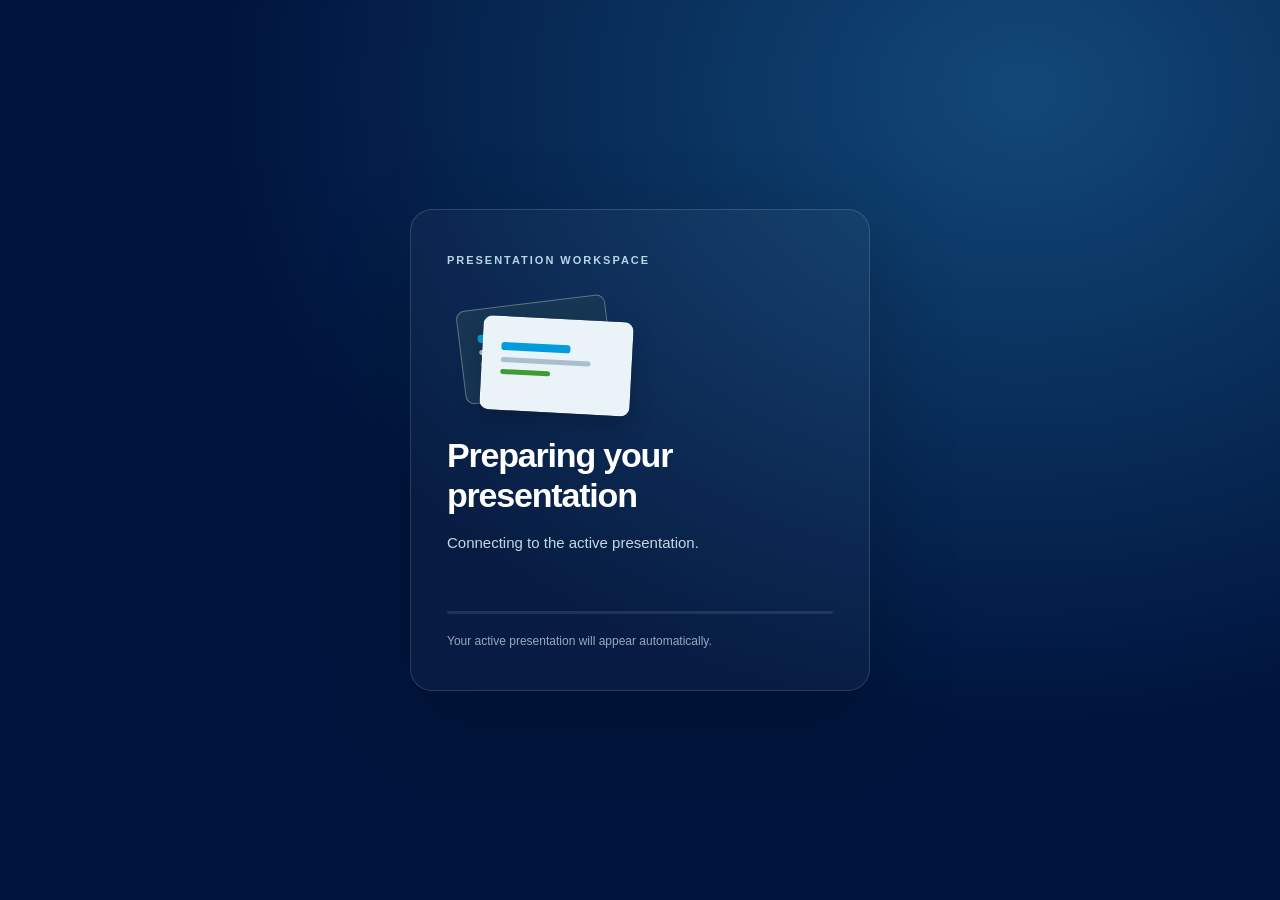
<file: index.html>
<!doctype html>
<html lang="en">
<head>
<meta charset="utf-8">
<meta name="viewport" content="width=device-width, initial-scale=1">
<meta http-equiv="refresh" content="0;url=deck/">
<title>Beyond Compliance: Memaksimalkan Potensi AI dalam Mengawal Strategi dan Risiko Organisasi | SIGNAL</title>
</head>
<body><p><a href="deck/">Open the seminar presentation</a></p></body>
</html>
</file>
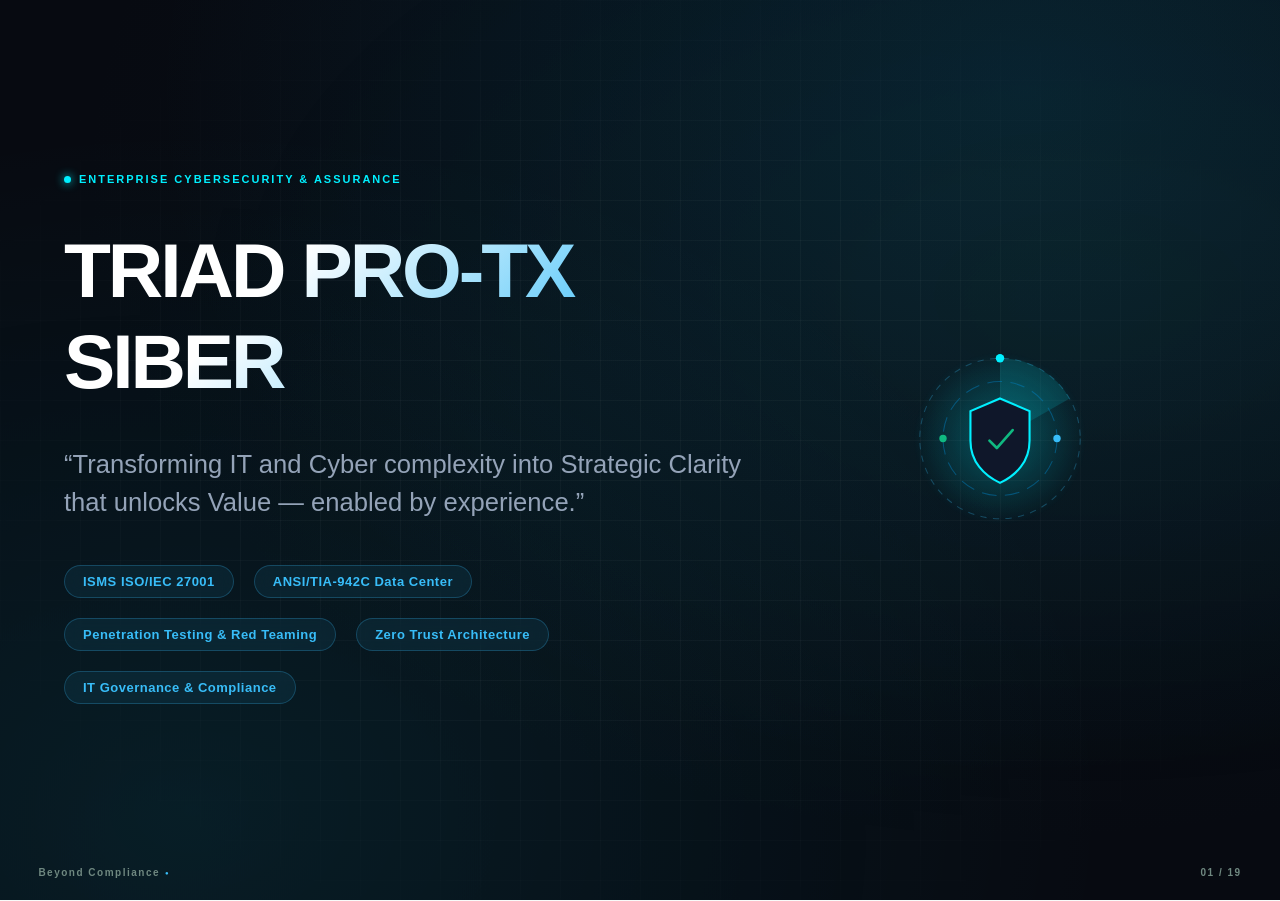
<file: deck/index.html>
<!doctype html>
<html lang="en">
<head>
<meta charset="utf-8"><meta name="viewport" content="width=device-width, initial-scale=1">
<meta name="description" content="Presentation and interactive seminar workspace.">
<title>Presentation workspace</title>
<link rel="icon" href="../assets/icons/signal.svg">
<link rel="stylesheet" href="../assets/keynote/keynote.css?v=connected-audit-20261116">
<link rel="stylesheet" href="../assets/css/presentation-loading.css?v=20261118">
<link rel="stylesheet" href="../assets/css/fullscreen-guide.css?v=20261118">
</head>
<body>
<div id="content-loading" data-state="connecting" role="status" aria-live="polite" aria-atomic="true"><div class="loading-card"><span class="loading-eyebrow">PRESENTATION WORKSPACE</span><div class="loading-visual" aria-hidden="true"><div class="loading-slide"><i></i><i></i><i></i></div><div class="loading-slide front"><i></i><i></i><i></i></div></div><h1>Preparing your presentation</h1><p data-loading-message>Connecting to the active presentation.</p><div class="loading-track" aria-hidden="true"><span></span></div><div class="loading-hint">Your active presentation will appear automatically.</div><button type="button" hidden>Try again</button></div></div>
<header class="chrome top"><a class="wordmark" href="#slide-1">SIGNAL<span>●</span></a><span class="study-label">EVIDENCE. JUDGMENT. ACTION.</span><nav aria-label="Presentation controls"><button id="compare" data-presenter-only hidden>Archived deck ↗</button><button id="details" data-presenter-only hidden>Notes & sources</button><button id="contents">Contents</button><div class="deck-language-switch" role="group" aria-label="Deck language / Bahasa deck" data-language-fixed><button type="button" data-deck-language="en" aria-label="English" aria-pressed="true" lang="en">EN</button><button type="button" data-deck-language="id" aria-label="Bahasa Indonesia" aria-pressed="false" lang="id">ID</button></div><button id="fullscreen">Fullscreen</button></nav></header>
<aside id="liveDeckBar" hidden aria-label="Live presentation status"><b data-live-label>Connecting</b><span data-live-detail></span><button data-live-control type="button">Browse independently</button></aside>
<main id="stage" tabindex="-1" aria-label="Keynote presentation"><p class="loading">Opening SIGNAL…</p></main>
<footer class="chrome bottom"><span id="chapter">BEYOND COMPLIANCE</span><div class="seek"><input id="seek" type="range" min="1" max="45" value="1" aria-label="Go to slide"></div><span id="counter">01 / 45</span><button id="prev" aria-label="Previous slide">←</button><button id="next" aria-label="Next slide">→</button></footer>
<nav class="touch-nav" aria-label="Touch slide navigation"><button id="touch-prev" aria-label="Previous slide">&#8592;</button><button id="touch-contents" aria-controls="edgeContents" aria-expanded="false">Contents</button><input id="touch-seek" type="range" min="1" max="45" value="1" aria-label="Choose slide"><output id="touch-counter" aria-live="off">1/45</output><button id="touch-next" aria-label="Next slide">&#8594;</button><button id="touch-tools" aria-label="Show presentation controls" aria-expanded="false">&#8943;</button></nav>
<button id="contents-backdrop" aria-label="Close contents"></button>
<aside id="edgeContents" class="edge-contents" aria-label="Slide navigation" inert><header><div><small>YOUR ROUTE</small><h2>Contents</h2></div><button id="close-contents" aria-label="Close navigation">✕</button></header><div id="edge-list" class="edge-list"></div><button id="touch-preference" class="touch-preference" aria-pressed="false">Use touch-friendly controls</button><a class="archive-link" href="../deck-archive/" target="_blank" rel="noreferrer" data-presenter-only hidden>Open archived editorial deck ↗</a></aside>
<dialog id="sheet" aria-labelledby="sheet-title"><div class="sheet-head"><div><small id="sheet-label">BEHIND THE SLIDE</small><h2 id="sheet-title">Details</h2></div><button id="close-sheet" aria-label="Close panel">✕</button></div><div id="sheet-body"></div></dialog>
<div id="live-announcement" class="sr-only" aria-live="polite"></div>
<script src="../assets/js/hosting-config.js"></script>
<script src="../assets/js/brand-storage.js"></script>
<script src="../assets/js/presentation-loading.js?v=20261118"></script>
<script type="module" src="../assets/keynote/keynote.js?v=recap-20261119"></script>
</body></html>
</file>
<file: assets/keynote/keynote.css>
:root{--ink:#162824;--muted:#71817b;--accent:#087e67;--mint:#9bf3cd;--line:#dce7e1;--font:-apple-system,BlinkMacSystemFont,'Segoe UI',Arial,sans-serif;color-scheme:light}
.cycle-mobile{display:none}
*{box-sizing:border-box}body{margin:0;background:#f8faf9;color:var(--ink);font-family:var(--font);-webkit-font-smoothing:antialiased;overflow:hidden}button,a,input{-webkit-tap-highlight-color:transparent}button,input{font:inherit}button{cursor:pointer}button:focus-visible,a:focus-visible,input:focus-visible{outline:3px solid #22ac87;outline-offset:5px}a{color:inherit}button{border:0}button:disabled{opacity:.25;cursor:default}[hidden]{display:none!important}.sr-only{position:absolute;width:1px;height:1px;overflow:hidden;clip:rect(0,0,0,0)}
#stage{height:100dvh;width:100%;position:relative;overflow:hidden}.frame{position:absolute;inset:0;background:#f8faf9;overflow:hidden}.frame.active{animation:frame-in .55s ease both}.frame-content{height:100%;max-width:1800px;margin:auto;padding:clamp(35px,5dvh,72px) clamp(38px,5vw,100px) 68px;display:flex;flex-direction:column;justify-content:center;gap:clamp(20px,3dvh,40px);position:relative;z-index:1}.frame-foot{position:absolute;left:3vw;right:3vw;bottom:22px;display:flex;justify-content:space-between;color:#8b9a92;font-size:10px;font-weight:650;letter-spacing:1.5px;z-index:2}.foot-dot{font-size:6px;margin-left:5px;vertical-align:middle;color:var(--accent)}
.night{background:#080f12;color:#f4f8f6;--ink:#f4f8f6;--muted:#92aaa1;--accent:#9bf3cd;--line:#243b32}.night:before{content:'';position:absolute;inset:0;background:radial-gradient(ellipse at 80% 20%,#153a392e,transparent 65%);pointer-events:none}.night .icon{filter:brightness(0) invert(1);opacity:.9}.night .frame-foot{color:#6f8880}.silver{color:#a0afa8;background:linear-gradient(140deg,#fff 0%,#9bafa6 50%,#72847d);background-clip:text;-webkit-background-clip:text;-webkit-text-fill-color:transparent}
.heading{position:relative;z-index:1}.heading h1{font-size:clamp(46px,5.9vw,100px);line-height:1.04;letter-spacing:-.055em;font-weight:680;margin:0;max-width:1350px}.heading .subtitle,.subtitle{font-size:clamp(17px,1.65vw,28px);line-height:1.45;letter-spacing:-.025em;color:var(--muted);max-width:1000px;margin:20px 0 0}.accent{color:var(--accent)}.eyeline{font-size:12px;letter-spacing:2.2px;font-weight:700;text-transform:uppercase;color:var(--muted);margin:0}.icon{width:44px;height:44px;object-fit:contain}.anchor{font-size:clamp(18px,1.8vw,30px);font-weight:450;line-height:1.4;letter-spacing:-.03em;color:var(--muted);text-align:center;margin:0}.micro{font-size:11px;line-height:1.5;display:flex;justify-content:space-between;gap:20px;color:var(--muted);margin:0}.micro>span{text-align:right}.pill{font-size:12px;border:1px solid var(--line);padding:7px 12px;border-radius:100px;display:inline-flex;width:fit-content;color:var(--accent)}.pill.danger{color:#b23c32;background:#fff0ed;border-color:#f4d4cd}.pill.quiet{background:#edf4ef;color:#527264}.source-link,.source-caption button{padding:0;background:transparent;color:var(--accent);text-decoration:underline;text-underline-offset:4px;font-size:12px;line-height:1.5;text-align:left}.scope{font-size:11px;line-height:1.6;color:var(--muted);display:block}.primary{background:var(--ink);color:#fff;border-radius:100px;font-size:14px;font-weight:600;padding:15px 24px;align-self:flex-start}.night .primary{color:#092c20;background:var(--mint)}
/* Edge controls are independent overlays. Keyboard slide navigation stays quiet. */
.chrome{position:fixed;left:0;right:0;z-index:40;padding:0 28px;display:flex;align-items:center;gap:24px;background:#f8faf9f5;backdrop-filter:blur(24px);color:#223b30;opacity:0;visibility:hidden;pointer-events:none;transition:opacity .6s,transform .3s,visibility .6s}.chrome button{background:transparent;color:inherit;border-radius:7px;padding:9px 12px;font-size:12px}.chrome button:hover{background:#dfeae480}.top{top:0;height:64px;transform:translateY(-100%);border-bottom:1px solid #dce7e1}.wordmark{font-size:19px;font-weight:750;letter-spacing:-1px;text-decoration:none}.wordmark span{font-size:7px;color:#11926d;margin-left:4px}.study-label{font-size:9px;letter-spacing:1.7px;color:#7e8d85}.chrome nav{margin-left:auto;display:flex;gap:5px}.bottom{bottom:0;height:54px;transform:translateY(100%);border-top:1px solid #dce7e1}.top-visible .top,.bottom-visible .bottom{opacity:1;visibility:visible;pointer-events:auto;transform:translateY(0)}#chapter{font-size:10px;letter-spacing:.9px;text-transform:uppercase;min-width:150px}#counter{font-size:11px;font-variant-numeric:tabular-nums;white-space:nowrap}.seek{flex:1}.seek input{width:100%;height:4px;accent-color:#087e67;cursor:pointer}.bottom button{font-size:18px;line-height:1;padding:8px}
/* Cover: type as the hero, light as the image. */
.cover .frame-content{justify-content:center;gap:30px}.cover h1{font-size:clamp(90px,11.4vw,194px);line-height:.91;letter-spacing:-.07em}.cover .subtitle{max-width:900px;font-size:clamp(18px,1.9vw,31px);color:#b2c7bd;margin-top:32px}.cover-glow{position:absolute;width:65vw;height:65vw;right:-12vw;top:-8vw;border-radius:50%;background:radial-gradient(ellipse at center,#61cbbd25 0%,#192b613b 30%,transparent 66%);filter:blur(35px);pointer-events:none}.cover-glow:after{content:'';position:absolute;inset:15%;border:1px solid #85d4b72e;border-radius:50%;box-shadow:0 0 100px #87e7b917,inset 0 0 90px #96e6c810;transform:rotate(-25deg) scaleX(.67)}.cover-base{display:flex;justify-content:space-between;gap:25px;margin-top:14px;max-width:1200px;color:#d1ddd6}.cover-base p{font-size:13px;line-height:1.6}.cover-base p:last-child{text-align:right}.cover-base span{color:#6f8b7f;font-size:11px}
.speakers-slide .frame-content{gap:20px}.speakers-slide .heading h1{font-size:clamp(42px,4.5vw,76px)}.speakers{display:flex;gap:4vw;height:min(58dvh,560px);justify-content:center}.speakers figure{position:relative;flex:1;margin:0;max-width:580px;isolation:isolate;overflow:hidden}.portrait-disc{position:absolute;width:85%;aspect-ratio:1;border-radius:50%;background:linear-gradient(150deg,#e0f0e6,#d0e8d9);left:5%;top:5%;z-index:-1}.speakers figure:nth-child(2) .portrait-disc{background:linear-gradient(150deg,#d6e5f1,#b9d0e3)}.speakers img{position:absolute;height:118%;width:100%;object-fit:contain;object-position:center top;top:0;left:0}.speakers figcaption{position:absolute;bottom:0;left:0;right:0;padding:50px 15px 12px;background:linear-gradient(transparent,#f8faf9f5 64%);font-size:clamp(21px,2vw,34px);line-height:1.07;letter-spacing:-.04em;font-weight:500}.speakers figcaption b{font-weight:700}
.agenda-line{display:grid;grid-template-columns:repeat(4,1fr);margin:30px 0 20px;border-top:1px solid var(--line)}.agenda-line button{display:flex;flex-direction:column;align-items:flex-start;background:none;text-align:left;padding:38px 15px 20px 0;color:var(--ink);position:relative}.agenda-line button:before{content:'';position:absolute;width:9px;height:9px;background:var(--accent);border-radius:50%;top:-5px;left:0}.agenda-line span{display:block;color:var(--muted);font-size:12px;margin-bottom:50px}.agenda-line strong{display:block;font-size:clamp(23px,2.8vw,46px);font-weight:600;letter-spacing:-.04em}.agenda-line small{display:block;margin-top:10px;font-size:17px;color:var(--muted)}.agenda-line button:hover strong{color:var(--accent)}
.divider .frame-content{justify-content:center;gap:30px}.divider h1{font-size:clamp(60px,7.2vw,125px);max-width:1300px}.divider .subtitle{max-width:850px}.section-number{position:absolute;right:5vw;bottom:6dvh;font-size:clamp(220px,32vw,540px);font-weight:800;line-height:1;letter-spacing:-.09em;color:#172522;z-index:-1;pointer-events:none}.chapter-dots{display:flex;gap:10px;margin-top:30px}.chapter-dots i{width:9px;height:9px;border-radius:50%;background:#34473f}.chapter-dots .on{background:var(--mint);width:40px;border-radius:10px}
/* Diagrams: quiet geometry, explicit relationships. */
.duality{display:grid;grid-template-columns:1fr 70px 1fr;align-items:center;gap:35px;margin:12px 0}.duality>div{padding:15px 0 25px;border-bottom:1px solid var(--line)}.duality .icon{width:58px;height:58px;display:block;margin-bottom:30px}.duality span{color:var(--muted);font-size:15px}.duality h2{font-size:clamp(38px,4vw,66px);letter-spacing:-.05em;font-weight:550;margin:15px 0 0}.duality em{font-style:normal;color:var(--accent)}.duality>i{text-align:center;font-size:40px;color:#bccdc2;font-style:normal}
.risk-layers{height:min(49dvh,460px);display:flex;align-items:center;gap:7vw;justify-content:center}.layer{border:1px solid #b8d7c8;border-radius:250px 250px 35px 35px;display:flex;flex-direction:column;align-items:center;justify-content:flex-end;padding:28px}.layer>span{font-weight:600;font-size:23px;letter-spacing:-.03em;margin-bottom:16px}.layer-system{background:#edf4f0;width:55%;height:100%}.layer-misuse{background:#d7eade;width:85%;height:80%;padding-bottom:15px}.layer-model{background:#a1d5bf;width:85%;height:75%;justify-content:center;gap:10px}.layer-model strong{font-size:clamp(18px,2vw,30px);letter-spacing:-.03em}.layer-labels{display:flex;flex-direction:column;gap:60px;font-size:20px;color:var(--muted)}
.oversight-wheel{position:relative;width:min(900px,80vw);height:min(47dvh,430px);align-self:center}.wheel-center{position:absolute;left:50%;top:50%;transform:translate(-50%,-50%);width:190px;height:190px;border:1px solid #a9cfbc;border-radius:50%;display:grid;align-content:center;text-align:center;font-size:30px;letter-spacing:-1px;background:#e8f2ec;box-shadow:0 0 0 40px #eff5f1,0 0 0 80px #f3f7f4}.wheel-item{position:absolute;display:flex;align-items:center;gap:15px;padding:14px 22px;background:#f8faf9;z-index:2}.wheel-item b{font-size:20px;font-weight:550}.wi-0{left:0;top:10%}.wi-1{right:0;top:10%}.wi-2{left:0;bottom:10%}.wi-3{right:0;bottom:10%}
.ai-stream{display:flex;align-items:center;gap:3vw;min-height:260px;justify-content:center}.stream-inputs{display:flex;flex-direction:column;gap:15px;flex:1}.stream-inputs span{font-size:17px;color:var(--muted);padding:10px 0;border-bottom:1px solid var(--line)}.stream-line{position:relative;width:9vw;height:2px;background:var(--line);overflow:hidden}.stream-line i{position:absolute;width:30px;height:2px;background:var(--accent);animation:stream 3s linear infinite}.stream-line i:nth-child(2){animation-delay:1s}.stream-line i:nth-child(3){animation-delay:2s}.stream-core,.stream-owner{display:flex;flex-direction:column;align-items:center;text-align:center;gap:14px}.stream-core{width:220px;aspect-ratio:1;justify-content:center;border-radius:50%;background:radial-gradient(#17634766,#13463422);border:1px solid #5dbb8f77;box-shadow:0 0 50px #64e6b218}.stream-core .icon{width:55px;height:55px}.stream-core b{font-size:46px;letter-spacing:-2px}.stream-core small,.stream-owner small{font-size:13px;color:var(--muted)}.stream-owner{flex:1}.stream-owner .icon{width:65px;height:65px}.stream-owner b{font-size:29px;letter-spacing:-1px}.arrow{font-size:32px;color:#8aa698;font-weight:300}
.practice-examples{display:grid;grid-template-columns:1fr 1fr;gap:7vw}.practice-examples article>span{font-size:11px;letter-spacing:2px;color:var(--muted)}.practice-examples h2{font-size:clamp(28px,3.2vw,51px);letter-spacing:-.05em;font-weight:550;margin:20px 0 12px}.practice-examples p{color:var(--muted);font-size:15px}.document-stack,.network-art{height:180px;position:relative;display:flex;align-items:center}.document-stack i{position:absolute;left:60px;top:25px;width:120px;height:145px;border:1px solid #b9d5c6;background:#f1f7f3;border-radius:12px;transform:rotate(-15deg)}.document-stack i:nth-child(2){left:100px;transform:rotate(0deg)}.document-stack i:nth-child(3){left:140px;transform:rotate(15deg);display:grid;place-items:center;background:#d8ecdf}.network-art>.icon{width:180px;height:180px;opacity:.6;margin-left:60px}.three-words{display:flex;align-items:center;justify-content:space-between;gap:30px;min-height:200px;font-size:clamp(20px,2.5vw,40px);letter-spacing:-.035em}.three-words>span{color:#779087}.three-words b{font-size:clamp(70px,9vw,145px);font-weight:600;color:var(--mint)}
.pillar-row{display:grid;grid-template-columns:repeat(3,1fr);gap:5vw;margin:15px 0}.pillar-row>div{padding:25px 0;border-bottom:1px solid var(--line)}.pillar-row .icon{width:64px;height:64px;margin-bottom:30px}.pillar-row h2{font-size:clamp(29px,3vw,48px);letter-spacing:-.05em;font-weight:550;margin:12px 0}.pillar-row p{font-size:19px;line-height:1.5;color:var(--muted);max-width:300px}.source-caption{font-size:11px;display:flex;justify-content:space-between;color:var(--muted);margin:0}.source-caption button{font-size:11px}.chain{display:flex;align-items:center;gap:3vw;justify-content:center}.chain-node{display:flex;flex-direction:column;align-items:center;gap:15px;flex:1;padding:30px 12px}.chain-node .icon{width:62px;height:62px;margin-bottom:15px}.chain-node strong{font-size:clamp(27px,3vw,46px);font-weight:550;letter-spacing:-.04em}.chain-node>span{font-size:17px;color:var(--muted);text-align:center}.return-path{border:1px solid #a4c7b3;border-top:0;margin:0 12%;height:95px;position:relative;display:grid;place-items:end center;padding-bottom:0;border-radius:0 0 40px 40px}.return-path b{font-size:17px;font-weight:500;color:var(--accent);background:#f8faf9;padding:0 20px;transform:translateY(10px)}.return-path:before{content:'↑';position:absolute;left:-7px;top:-15px;color:var(--accent);font-size:22px}.silo-diagram{display:flex;justify-content:space-between;align-items:center;gap:22px;position:relative;padding:25px 0 90px}.silo-diagram>div{display:flex;flex-direction:column;gap:20px;border-left:1px solid #2a4439;padding-left:30px;width:25%}.silo-diagram span{font-size:11px;letter-spacing:2px;color:var(--muted)}.silo-diagram b{font-size:clamp(37px,4vw,63px);font-weight:550;letter-spacing:-.05em}.silo-diagram small{font-size:19px;color:var(--muted)}.broken-link{font-size:60px;color:#5f776c;letter-spacing:14px}.silo-diagram svg{position:absolute;left:0;right:0;bottom:0;width:100%;height:100px;opacity:.7}.silo-diagram path{fill:none;stroke:#9bf3cd;stroke-width:2;stroke-dasharray:1200;stroke-dashoffset:1200;animation:draw 5s ease infinite}
/* Big numbers preserve the subgroup and interpretation. */
.stat .frame-content{display:grid;grid-template-columns:1.3fr 1fr;align-items:center;gap:7vw}.stat h1{margin:22px 0 12px;display:flex;flex-direction:column;gap:22px}.mega{font-size:clamp(140px,19vw,315px);font-weight:650;letter-spacing:-.08em;line-height:.83;color:var(--accent)}.mega>span{font-size:.4em;letter-spacing:-.09em}.stat-head{font-size:clamp(28px,3vw,50px);font-weight:550;letter-spacing:-.045em;line-height:1.12}.stat-copy>p{font-size:21px;color:var(--muted);letter-spacing:-.03em;margin:20px 0}.stat-copy .source-link{margin:5px 0 15px}.dot-field{display:grid;grid-template-columns:repeat(10,1fr);gap:clamp(8px,1.2vw,20px);align-self:center;width:100%;max-width:480px}.dot-field i{aspect-ratio:1;border-radius:50%;background:#dfe9e2}.dot-field .filled{background:var(--accent)}.night .dot-field i{background:#1f3129}.night .dot-field .filled{background:#94dbb5}.gap-sequence{display:flex;gap:35px;align-items:center;justify-content:center;font-size:clamp(22px,3vw,46px);letter-spacing:-.04em;min-height:160px}.gap-sequence i{font-style:normal;color:#c17d68;font-size:60px}.gap-sequence>span{padding-bottom:20px;border-bottom:2px solid var(--line)}
/* SIGNAL: compact names, expansive explanation on demand, no modal. */
.framework .frame-content{gap:28px}.framework .heading h1{font-size:clamp(40px,4.5vw,76px)}.signal-model{--phase:0;--phase-color:hsl(calc(155 + var(--phase)*22) 60% 35%);display:flex;flex-direction:column;gap:30px}.phase-rail{display:grid;grid-template-columns:repeat(6,1fr);gap:15px}.phase-rail button{display:flex;flex-direction:column;align-items:center;gap:12px;position:relative;background:none;color:#9bb3a5;border-bottom:2px solid #d8e6de;padding:10px 0 18px;transition:color .3s,border-color .3s}.phase-letter{width:clamp(55px,5.3vw,90px);aspect-ratio:1;border:1px solid #c8dbce;border-radius:28%;display:grid;place-items:center;font-size:clamp(30px,3.4vw,55px);font-weight:600;letter-spacing:-.05em;transition:background .5s,color .5s,box-shadow .5s}.phase-rail strong{font-size:18px;font-weight:550}.phase-rail .icon{display:none}.phase-rail [aria-pressed=true]{color:var(--phase-color);border-color:var(--phase-color)}.phase-rail [aria-pressed=true] .phase-letter{background:var(--phase-color);color:#fff;border-color:transparent;box-shadow:0 8px 30px #264f3c22}.phase-explain{display:flex;gap:35px;align-items:center;min-height:180px;padding:22px 0;border-bottom:1px solid var(--line)}.phase-explain>[data-phase-letter]{font-size:120px;line-height:1;color:var(--phase-color);font-weight:650;letter-spacing:-.07em;min-width:100px}.phase-explain>div{flex:1;max-width:950px}.phase-explain small{font-size:11px;letter-spacing:2px;font-weight:700;color:var(--phase-color)}.phase-explain h2{font-size:clamp(25px,2.7vw,44px);font-weight:550;letter-spacing:-.04em;margin:8px 0 12px}.phase-explain p{font-size:17px;line-height:1.55;color:var(--muted);margin:0;max-width:820px}.loop-toggle{border:1px solid var(--line);background:#fff;border-radius:50%;width:44px;height:44px;color:var(--accent);font-size:17px;flex-shrink:0}
.source-orbit{position:relative;height:min(42dvh,420px);width:min(100%,1000px);align-self:center}.source-orbit svg{position:absolute;inset:0;width:100%;height:100%;z-index:-1}.source-orbit svg path{stroke:#adc9b9;stroke-width:1.5;fill:none;stroke-dasharray:5 7;animation:dash 20s linear infinite}.orbit-hub{position:absolute;left:50%;top:50%;transform:translate(-50%,-50%);width:180px;height:180px;border-radius:50%;display:flex;flex-direction:column;align-items:center;justify-content:center;gap:20px;background:#dfefe4;border:1px solid #b8d6c4;box-shadow:0 0 0 20px #eef5f0}.orbit-hub b{font-size:28px;letter-spacing:-1px}.orbit-source{position:absolute;display:flex;gap:15px;align-items:center;padding:14px 20px;background:#f8faf9;min-width:180px}.orbit-source b{font-size:22px;font-weight:500;letter-spacing:-.03em}.orbit-source .icon{width:35px;height:35px}.os-0{left:1%;top:12%}.os-1{right:1%;top:12%}.os-2{left:1%;bottom:10%}.os-3{right:1%;bottom:10%}.orbit-dot{width:7px;height:7px;background:#3ca877;border-radius:50%;box-shadow:0 0 0 6px #dff1e7}
.join-layout{display:flex;align-items:center;gap:8vw;justify-content:center}.join-orb{width:220px;height:220px;border:1px solid #55836d;border-radius:50%;display:grid;place-items:center;box-shadow:0 0 0 25px #15342888,0 0 0 50px #14291f44}.join-orb>.icon{width:90px;height:90px}.join-title{font-size:24px;letter-spacing:-.04em;color:#99b2a5}.big-link{font-size:clamp(28px,3vw,48px);font-weight:600;letter-spacing:-.05em;color:var(--mint);text-decoration:none;border-bottom:1px solid #35634b;padding-bottom:7px}.join-layout .subtitle{font-size:18px;line-height:1.6}
.organizations{display:grid;grid-template-columns:repeat(3,1fr);gap:4vw}.org{border-top:1px solid var(--line);padding:25px 0 0;display:flex;flex-direction:column;gap:13px}.org>.icon{width:48px;height:48px;margin-bottom:8px}.org>small{font-size:10px;letter-spacing:1.6px;text-transform:uppercase;color:var(--muted)}.org h2{font-size:clamp(24px,2.4vw,38px);letter-spacing:-.05em;font-weight:550;margin:0}.org-number{font-size:clamp(55px,6vw,100px);line-height:1.05;letter-spacing:-.06em;color:var(--accent);font-weight:550;margin-top:15px}.org>p{font-size:16px;line-height:1.5;color:var(--muted);margin:0;max-width:270px}.exposure-answer{min-height:85px;border-top:1px solid var(--line);padding-top:15px;opacity:0;transform:translateY(8px);transition:opacity .4s,transform .4s}.exposure-answer span{font-size:13px;color:#b64d3a;font-weight:600}.exposure-answer p{font-size:13px;line-height:1.5;color:var(--muted);margin:8px 0 0}.org[data-exposure="2"] .exposure-answer span{color:#628371}.revealed .exposure-answer{opacity:1;transform:translateY(0)}.exposure .org-number{font-size:clamp(40px,4.8vw,75px)}.exposure .heading h1{font-size:clamp(42px,5vw,80px)}.exposure .frame-content{gap:20px}
/* Real desktop demonstration, framed as a product reveal. */
.demo .frame-content{gap:20px;align-items:center;justify-content:center}.demo .heading{align-self:flex-start}.demo .heading h1{font-size:clamp(35px,4vw,66px)}.desktop{width:min(1100px,86vw,calc((100dvh - 210px)*1.6));flex-shrink:0;border:1px solid #cad8cf;border-radius:15px;overflow:hidden;background:#fff;box-shadow:0 25px 70px #24433313,0 4px 12px #2443330a}.desktop-bar{height:34px;background:#f0f4f1;border-bottom:1px solid #dfe8e1;display:flex;align-items:center;justify-content:space-between;padding:0 15px;gap:20px;font-size:9px;color:#718379;letter-spacing:1px}.traffic{display:flex;gap:5px}.traffic i{width:7px;height:7px;border-radius:50%;background:#bfcfc4}.traffic i:first-child{background:#e7b6ae}.traffic i:nth-child(2){background:#e4d098}.traffic i:nth-child(3){background:#a8ccae}.demo-live{font-size:8px;color:#3a8e66}.desktop-viewport{position:relative;width:100%;aspect-ratio:1.6;overflow:hidden;background:#eff4f0}.desktop iframe{position:absolute;left:0;top:0;border:0;width:1280px;height:800px;transform-origin:0 0}.demo .micro{width:min(1100px,86vw);font-size:10px}
.news .frame-content{gap:16px;padding:35px 4vw 65px}.news-spread{height:calc(100dvh - 120px);display:grid;grid-template-columns:1fr 1fr;gap:25px;text-decoration:none;align-items:center;background:#fff;padding:25px;border:1px solid #e5ece7;border-radius:8px}.news-spread img{display:block;max-width:100%;max-height:100%;object-fit:contain;min-height:0;width:100%;height:100%}.matrix-example{display:grid;grid-template-columns:minmax(250px,460px) 1fr;gap:8vw;align-items:center;justify-content:center;max-width:1250px;align-self:center;width:100%;padding-left:25px}.risk-map{position:relative;display:grid;grid-template-columns:repeat(5,1fr);gap:5px;aspect-ratio:1;width:100%;max-height:41dvh}.risk-cell{border-radius:5px;display:grid;place-items:center}.rlow{background:#e0ede4}.rmid{background:#f5e9ca}.rhigh{background:#efd8cf}.risk-dot{width:75%;aspect-ratio:1;border-radius:50%;display:grid;place-items:center;font-size:clamp(17px,2.4vw,36px);font-weight:650;color:#fff}.risk-dot.before{background:#426e5a;opacity:.8}.risk-dot.after{background:#b24a37;box-shadow:0 0 0 7px #b24a371c;animation:attention 3s ease infinite}.axis-y{position:absolute;left:-28px;top:50%;writing-mode:vertical-rl;transform:rotate(180deg);font-size:9px;letter-spacing:2px;color:var(--muted)}.axis-x{position:absolute;bottom:-22px;left:0;font-size:9px;letter-spacing:2px;color:var(--muted)}.score-story>span{font-size:17px;color:var(--muted)}.score-story>div{display:flex;gap:28px;align-items:center;margin:20px 0}.score-story b{font-size:clamp(75px,9vw,145px);line-height:1;letter-spacing:-.08em;font-weight:600}.score-story i{font-size:32px;font-style:normal;color:#97afa1}.score-story .hot{color:#b24a37}.score-story small{font-size:12px;color:var(--muted)}
.before-after{display:grid;grid-template-columns:1fr 70px 1fr;gap:40px;align-items:center}.before-after>div{display:flex;flex-direction:column;gap:18px}.before-after b{font-size:clamp(100px,13vw,200px);line-height:1;letter-spacing:-.08em;font-weight:600;color:#b24a37}.before-after .projected{color:#709b86}.before-after>span{font-size:40px;color:#a5bcae}.before-after .eyeline{font-size:10px}.projection-control{display:flex;gap:24px;align-items:center;padding:18px 0;border-top:1px solid var(--line);font-size:14px;color:var(--muted)}.projection-control input{width:30%;accent-color:#087e67}.projection-control output{color:var(--ink);min-width:70px}.value-words{display:grid;grid-template-columns:1fr 1fr;gap:16px 50px;margin:15px 0}.value-words span{font-size:clamp(32px,4.3vw,70px);letter-spacing:-.05em;font-weight:550;color:#93d5b1}.value-words span:nth-child(2){color:#80bec8}.value-words span:nth-child(3){color:#b1bde4}.value-words span:nth-child(4){color:#cfb0d4}
.institution-duo{display:grid;grid-template-columns:1fr 80px 1fr;align-items:center;gap:30px}.institution-duo>div{display:flex;flex-direction:column;gap:20px;padding:25px 0}.institution-duo small{font-size:10px;letter-spacing:1.6px;color:var(--muted)}.institution-duo b{font-size:clamp(75px,9vw,145px);letter-spacing:-.07em;font-weight:600;color:var(--accent);line-height:1}.institution-duo>div:last-child b{color:#34758d}.institution-duo>div>span{font-size:19px;color:var(--muted)}.artwork .frame-content{padding:20px 25px 48px}.spit-artwork{height:100%;width:100%;margin:0;display:grid;place-items:center}.spit-artwork img{display:block;width:100%;height:100%;object-fit:contain;min-height:0}
.repository{display:flex;align-items:center;justify-content:center;gap:3vw;min-height:280px}.repo-in{display:flex;flex-direction:column;gap:35px}.repo-in span{font-size:20px;color:var(--muted)}.repository>svg{width:17%;height:250px}.repository>svg path{fill:none;stroke:#b4cbbb;stroke-width:1.5}.repo-core{display:flex;flex-direction:column;gap:14px;padding:35px;border:1px solid #b2d1bd;background:#eaf3ed;border-radius:20px;min-width:280px}.repo-core>.icon{width:45px;height:45px}.repo-core small{font-size:10px;letter-spacing:1.8px;color:var(--accent)}.repo-core b{font-size:42px;font-weight:550;letter-spacing:-.045em;line-height:1.05}.repo-out{display:grid;grid-template-columns:1fr 1fr;gap:25px;font-size:16px;color:var(--muted);margin-left:20px}.repo-out span{border-bottom:1px solid var(--line);padding-bottom:15px}
.timeline{padding:15px 0 25px;display:flex;flex-direction:column;gap:50px}.snapshot{position:relative;display:flex;justify-content:space-between;border-bottom:1px solid #ccdacf;height:60px;margin-bottom:0;padding-top:52px}.snapshot>span{position:absolute;top:0;left:0;color:var(--muted);font-size:15px}.snapshot i{width:13px;height:13px;background:#baccc0;border-radius:50%;transform:translateY(0)}.continuous{position:relative}.continuous>span{font-size:15px;color:var(--accent)}.continuous svg{width:100%;height:140px;overflow:visible}.continuous path{fill:none;stroke:#349b70;stroke-width:2;stroke-dasharray:1800;stroke-dashoffset:1800;animation:draw 7s ease infinite}.event-flag{position:absolute;right:10%;top:40%;padding:10px 17px;background:#e0f1e5;border-radius:8px;font-size:14px;font-weight:550;color:#367052}
.shared-register{display:flex;flex-wrap:wrap;justify-content:space-between;gap:15px;border-top:1px solid #3b5a48;padding-top:20px;color:var(--muted);font-size:12px}.shared-register>span{font-size:10px;letter-spacing:1.7px;color:var(--mint)}.shared-register>b{font-weight:450}.shared-register>i{font-style:normal;color:#7ca78d}.worked-case{display:grid;grid-template-columns:1.1fr 1fr 1fr;gap:5vw;align-items:center;padding:15px 0}.case-objective{display:flex;flex-direction:column;gap:22px}.case-objective>span{font-size:13px;color:var(--muted);max-width:200px}.case-objective>b{font-size:27px;letter-spacing:-.045em;font-weight:550;line-height:1.2}.case-evidence{display:flex;flex-direction:column;gap:22px}.case-evidence>span{display:flex;flex-direction:column;gap:10px;padding-bottom:18px;border-bottom:1px solid var(--line);font-size:10px;letter-spacing:1px;color:var(--muted)}.case-evidence b{font-size:17px;font-weight:500;letter-spacing:-.025em;color:var(--ink)}.case-decision{display:flex;flex-direction:column;gap:30px}.case-decision>.icon{width:60px;height:60px}.case-decision b{font-size:32px;font-weight:550;letter-spacing:-.045em;line-height:1.2;color:var(--accent)}.early-warning{display:grid;grid-template-columns:repeat(5,1fr);gap:10px;margin:30px 0}.early-warning>div{display:flex;flex-direction:column;gap:45px;border-top:2px solid #a4cab2;padding:20px 0}.early-warning span{font-size:12px;color:var(--muted)}.early-warning b{font-size:clamp(22px,2.6vw,42px);font-weight:550;letter-spacing:-.05em}.closing-lines{display:flex;flex-direction:column;gap:0;max-width:1100px}.closing-lines>div{display:flex;align-items:center;justify-content:space-between;gap:30px;border-bottom:1px solid #233d2f;padding:22px 0}.closing-lines small{font-size:10px;letter-spacing:1.5px;color:#849f8e}.closing-lines b{font-size:clamp(24px,3vw,48px);font-weight:500;letter-spacing:-.04em}.closing-question{font-size:22px;color:var(--mint);letter-spacing:-.025em;margin:5px 0}.reference-columns{display:grid;grid-template-columns:1fr 1fr;gap:10vw}.reference-columns h2{font-size:21px;font-weight:600;letter-spacing:-.025em}.reference-columns p{font-size:17px;line-height:1.7;color:var(--muted);margin-bottom:26px}
/* Reading is an explicit layer, never a competing block of slide text. */
dialog{position:fixed;inset:0 0 0 auto;width:min(680px,95vw);max-width:none;height:100dvh;max-height:100dvh;margin:0;border:0;border-left:1px solid #d3e2d8;padding:35px 38px;background:#f8faf9;color:#203b2d;box-shadow:-30px 0 100px #102e2a22;overflow:auto}dialog::backdrop{background:#0b171866;backdrop-filter:blur(5px)}.sheet-head{display:flex;align-items:flex-start;justify-content:space-between;gap:30px;padding-bottom:25px;border-bottom:1px solid #d9e4dd}.sheet-head small{font-size:9px;letter-spacing:2px;color:#7b8f80}.sheet-head h2{font-size:34px;line-height:1.1;letter-spacing:-.045em;font-weight:550;margin:12px 0 0}.sheet-head button{background:#e7eee9;color:#456250;width:35px;height:35px;border-radius:50%;flex-shrink:0}#sheet-body{font-size:16px;line-height:1.8;color:#566e5e}#sheet-body h3{font-size:16px;line-height:1.4;color:#244b32;margin:28px 0 12px}#sheet-body p{margin:12px 0 25px}.sheet-section{font-size:10px;letter-spacing:1.3px;color:#73917c}.source-list{padding-left:20px;overflow-wrap:anywhere}.source-list a{color:#087e67}.sheet-disclaimer{font-size:11px;color:#85988b;margin-top:30px!important}.contents-list{display:flex;flex-direction:column;gap:0;padding-top:20px}.contents-list button{display:flex;gap:20px;text-align:left;font-size:15px;padding:15px 10px;background:none;color:#33573e;border-bottom:1px solid #e0e9e2}.contents-list button>span{font-size:11px;color:#8aa08f;margin-top:3px}.contents-list button:hover,.contents-list [aria-current]{background:#e5efe7}.loading{padding:8vw;color:#709080}
@keyframes frame-in{from{opacity:0;transform:translateY(8px)}to{opacity:1;transform:none}}@keyframes stream{from{left:-30px}to{left:100%}}@keyframes draw{0%,10%{stroke-dashoffset:1800}60%,100%{stroke-dashoffset:0}}@keyframes dash{to{stroke-dashoffset:-240}}@keyframes attention{0%,100%{box-shadow:0 0 0 5px #b24a3715}50%{box-shadow:0 0 0 11px #b24a3725}}
@media(min-width:1800px){.frame-content{padding-left:100px;padding-right:100px}.heading h1{font-size:110px}.demo .heading h1{font-size:70px}.cover h1{font-size:210px}}
@media(max-height:760px) and (min-width:901px){.frame-content{gap:20px;padding-top:30px;padding-bottom:55px}.heading h1{font-size:clamp(45px,5.1vw,78px)}.cover h1{font-size:clamp(90px,10vw,155px)}.cover-base{margin-top:0}.cover-base p{font-size:11px}.framework .heading h1{font-size:52px}.phase-rail button{gap:8px;padding-bottom:12px}.phase-letter{width:62px;font-size:36px}.signal-model{gap:18px}.phase-explain{min-height:135px;padding:15px 0;gap:24px}.phase-explain>[data-phase-letter]{font-size:90px;min-width:80px}.phase-explain h2{font-size:31px}.phase-explain p{font-size:15px}.risk-layers{height:42dvh}.ai-stream{min-height:200px}.stream-core{width:180px}.org{gap:10px;padding-top:18px}.org>.icon{height:35px;width:35px;margin:0}.org-number{font-size:65px;margin-top:5px}.exposure-answer{min-height:75px}.org h2{font-size:30px}.mega{font-size:210px}.stat-head{font-size:36px}.silo-diagram{padding-bottom:70px}.silo-diagram>div{gap:12px}.layer{padding:20px}.layer>span{font-size:19px;margin-bottom:12px}}
@media(max-width:1000px){.heading h1{font-size:57px}.frame-content{padding:40px 40px 65px;gap:25px}.cover h1{font-size:110px}.cover .subtitle{font-size:22px}.cover-base{flex-direction:column;gap:0}.cover-base p:last-child{text-align:left}.study-label{display:none}.stream-core{width:180px}.stream-line{width:5vw}.stream-owner b{font-size:25px}.duality{gap:20px;grid-template-columns:1fr 40px 1fr}.duality h2{font-size:40px}.three-words{font-size:24px}.three-words b{font-size:90px}.org h2{font-size:26px}.org>p{font-size:14px}.phase-explain p{font-size:15px}.phase-rail strong{font-size:14px}.phase-explain>[data-phase-letter]{font-size:100px;min-width:70px}.case-decision b{font-size:26px}.case-objective>b{font-size:23px}.repo-core{min-width:220px;padding:28px}.repo-core b{font-size:35px}.repo-out{font-size:13px;gap:15px}.institution-duo b{font-size:100px}.stat-head{font-size:33px}.mega{font-size:190px}}
@media(max-width:650px){body{overflow:auto}#stage{min-height:100dvh;height:auto;overflow:visible}.frame{position:relative;min-height:100dvh;height:auto;overflow:hidden}.frame-content{height:auto;min-height:100dvh;padding:55px 25px 70px;gap:30px;justify-content:center}.frame-foot{bottom:20px;left:25px;right:25px}.heading h1{font-size:43px;letter-spacing:-.05em}.heading .subtitle,.subtitle{font-size:17px;margin-top:20px}.cover h1{font-size:70px}.cover .subtitle{font-size:18px}.cover .subtitle br{display:none}.cover-base{gap:0}.cover-base p{font-size:12px}.cover-base span{font-size:10px}.eyeline{font-size:9px}.anchor{font-size:17px}.chrome{padding:0 12px;gap:12px}.chrome nav{gap:0}.chrome nav button{font-size:10px;padding:8px}.wordmark{font-size:16px}.bottom #chapter{display:none}.bottom{gap:12px}.chrome .seek{min-width:60px}.micro{font-size:9px;flex-direction:column;gap:6px}.micro>span{text-align:left}.agenda-line{grid-template-columns:1fr;border:0;margin:0;gap:0}.agenda-line button{display:grid;grid-template-columns:30px 1fr 1fr;align-items:center;gap:15px;border-bottom:1px solid var(--line);padding:20px 0}.agenda-line span{margin:0}.agenda-line button:before{display:none}.agenda-line strong{font-size:29px}.agenda-line small{font-size:15px;margin:0}.divider h1{font-size:50px}.section-number{font-size:230px;right:15px;bottom:10dvh}.speakers-slide .heading h1{font-size:36px}.speakers{height:47dvh;gap:14px}.speakers img{height:100%;width:140%;left:-20%}.speakers figcaption{font-size:18px;line-height:1.1;padding:50px 0 12px}.portrait-disc{width:100%;left:0;top:10%}.duality{grid-template-columns:1fr;gap:15px;margin:0}.duality>div{display:grid;grid-template-columns:45px 1fr;gap:10px;padding:15px 0}.duality .icon{grid-row:span 2;width:35px;height:35px;margin:0}.duality span{font-size:13px}.duality h2{font-size:32px;margin:0}.duality>i{display:none}.risk-layers{height:auto;flex-direction:column;gap:20px}.layer-system{width:100%;height:300px}.layer{padding:18px}.layer>span{font-size:18px;margin-bottom:12px}.layer-labels{flex-direction:row;gap:15px;font-size:12px}.oversight-wheel{height:330px;width:100%}.wheel-center{width:130px;height:130px;font-size:24px;box-shadow:0 0 0 20px #eff5f1,0 0 0 40px #f3f7f4}.wheel-item{padding:10px 0;gap:7px;flex-direction:column}.wheel-item b{font-size:14px}.wheel-item .icon{width:30px;height:30px}.wi-0,.wi-1{top:0}.wi-2,.wi-3{bottom:0}.ai-stream{flex-wrap:wrap;gap:22px;min-height:0}.stream-inputs{flex-direction:row;flex-wrap:wrap;flex:1 0 100%;gap:10px;justify-content:center}.stream-inputs span{font-size:12px;padding:7px 10px;border:1px solid var(--line);border-radius:20px}.stream-line{display:none}.stream-core{width:140px;flex-shrink:0;gap:8px}.stream-core .icon{width:30px;height:30px}.stream-core b{font-size:35px}.stream-core small{font-size:10px}.stream-owner{min-width:110px;gap:12px}.stream-owner .icon{width:45px;height:45px}.stream-owner b{font-size:20px}.stream-owner small{font-size:10px}.ai-stream>.arrow{font-size:22px}.practice-examples{grid-template-columns:1fr;gap:20px}.practice-examples article{position:relative;padding-left:100px}.practice-examples article>span{font-size:9px}.practice-examples h2{font-size:24px;margin:12px 0 8px}.practice-examples p{font-size:12px}.document-stack,.network-art{position:absolute;left:0;top:30px;width:80px;height:100px}.document-stack i{width:40px;height:65px;top:0;left:0!important}.document-stack i:nth-child(2){left:15px!important}.document-stack i:nth-child(3){left:30px!important}.document-stack .icon{width:24px;height:24px}.network-art>.icon{width:65px;height:65px;margin:0}.three-words{flex-direction:column;gap:25px;font-size:26px;min-height:0}.three-words b{font-size:100px}.pillar-row{grid-template-columns:1fr;gap:12px;margin:0}.pillar-row>div{display:grid;grid-template-columns:45px 1fr;gap:10px;padding:15px 0}.pillar-row .icon{width:35px;height:35px;grid-row:span 2;margin:0}.pillar-row h2{font-size:27px;margin:0}.pillar-row p{font-size:15px;margin:0;max-width:none}.source-caption{font-size:9px;flex-direction:column;gap:12px}.chain{gap:8px}.chain-node{padding:15px 0;gap:15px}.chain-node .icon{width:30px;height:30px;margin:0}.chain-node strong{font-size:22px}.chain-node>span{font-size:11px}.chain>.arrow{font-size:20px}.return-path{height:90px;margin:0 10%}.return-path b{font-size:12px;padding:0 10px}.silo-diagram{gap:10px;padding-bottom:75px}.silo-diagram>div{padding-left:10px;gap:20px}.silo-diagram span{font-size:8px;letter-spacing:1px}.silo-diagram b{font-size:29px}.silo-diagram small{font-size:13px}.broken-link{font-size:27px;letter-spacing:1px}.stat .frame-content{display:flex;gap:35px;align-items:stretch}.mega{font-size:145px}.stat-head{font-size:30px}.stat h1{margin:25px 0 12px;gap:18px}.stat-copy>p{font-size:17px;margin:15px 0}.stat .eyeline{font-size:9px}.dot-field{max-width:290px;gap:10px;align-self:flex-start}.source-link{font-size:10px}.scope{font-size:9px}.gap-sequence{gap:12px;font-size:21px;min-height:100px}.gap-sequence i{font-size:35px}.framework .heading h1{font-size:38px}.framework .frame-content{gap:25px}.signal-model{gap:22px}.phase-rail{grid-template-columns:repeat(6,1fr);gap:5px}.phase-letter{width:40px;font-size:24px}.phase-rail strong{font-size:10px}.phase-rail button{gap:10px;padding:5px 0 10px}.phase-explain{gap:15px;min-height:230px;align-items:flex-start;padding-top:15px}.phase-explain>[data-phase-letter]{font-size:55px;min-width:35px}.phase-explain small{font-size:9px}.phase-explain h2{font-size:25px}.phase-explain p{font-size:14px}.loop-toggle{width:30px;height:30px;font-size:12px}.source-orbit{height:300px}.orbit-hub{width:115px;height:115px;gap:12px;box-shadow:0 0 0 12px #eef5f0}.orbit-hub .icon{width:30px;height:30px}.orbit-hub b{font-size:21px}.orbit-source{min-width:0;gap:7px;padding:7px 3px}.orbit-source .icon{width:25px;height:25px}.orbit-source b{font-size:16px}.orbit-dot{width:5px;height:5px;box-shadow:none}.os-0,.os-1{top:9%}.os-2,.os-3{bottom:9%}.join-layout{flex-direction:column;gap:25px;text-align:center}.join-orb{height:120px;width:120px;box-shadow:0 0 0 15px #15342888,0 0 0 30px #14291f44}.join-orb>.icon{width:50px;height:50px}.join-title{font-size:20px}.big-link{font-size:32px}.join-layout .subtitle{font-size:15px}.organizations{grid-template-columns:1fr;gap:22px}.org{display:grid;grid-template-columns:40px 1fr 70px;gap:8px 15px;padding-top:18px;align-items:center}.org>.icon{grid-row:span 3;width:30px;height:30px}.org>small{font-size:8px}.org h2{font-size:25px;grid-column:2}.org-number{grid-column:3;grid-row:1/span 3;font-size:45px;align-self:center;letter-spacing:-.06em;margin:0}.org>p{grid-column:2;font-size:11px;line-height:1.4}.exposure-answer{grid-column:2/span 2;min-height:0;display:none}.revealed .exposure-answer{display:block}.exposure-answer span{font-size:11px}.exposure-answer p{font-size:12px}.exposure .org-number{font-size:42px}.exposure .heading h1{font-size:43px}.demo .frame-content{gap:25px}.demo .heading h1{font-size:36px}.desktop{width:calc(100vw - 30px);border-radius:8px}.desktop-bar{height:25px;font-size:7px;gap:10px;padding:0 10px}.demo-live{display:none}.desktop .traffic i{width:5px;height:5px}.demo .micro{font-size:9px;width:100%}.news .frame-content{padding:30px 15px 60px}.news-spread{height:auto;grid-template-columns:1fr;gap:15px;padding:10px}.news-spread img{height:auto;max-height:65dvh}.matrix-example{grid-template-columns:1fr;gap:45px;padding-left:20px}.risk-map{max-width:260px;max-height:none;justify-self:center}.score-story{text-align:center}.score-story>span{font-size:14px}.score-story>div{justify-content:center;margin:15px 0}.score-story b{font-size:70px}.risk-dot{font-size:23px}.before-after{grid-template-columns:1fr 25px 1fr;gap:15px}.before-after b{font-size:85px}.before-after .eyeline{font-size:8px;line-height:1.8;min-height:30px}.before-after>div{gap:12px}.before-after .pill{font-size:9px;padding:5px 7px}.before-after>span{font-size:25px}.projection-control{font-size:12px;flex-wrap:wrap;gap:15px}.projection-control input{width:60%}.value-words{gap:18px 20px;margin:0}.value-words span{font-size:29px}.institution-duo{grid-template-columns:1fr;gap:10px;text-align:center}.institution-duo>div{gap:14px;padding:15px 0}.institution-duo b{font-size:90px}.institution-duo>div>span{font-size:16px}.institution-duo>.arrow{transform:rotate(90deg)}.institution-duo small{font-size:8px}.artwork .frame-content{padding:20px 10px 50px;min-height:100dvh}.spit-artwork{height:70dvh}.repository{gap:15px;flex-wrap:wrap}.repo-in{flex-direction:row;gap:20px;width:100%;justify-content:center}.repo-in span{font-size:14px}.repository>svg{display:none}.repo-core{min-width:200px;gap:15px;padding:25px}.repo-core b{font-size:32px}.repo-core .icon{width:35px;height:35px}.repo-out{display:flex;flex-wrap:wrap;justify-content:center;gap:15px;font-size:12px;margin:0}.repo-out span{padding-bottom:8px}.timeline{gap:35px}.continuous svg{height:100px}.event-flag{font-size:10px;padding:7px 10px;right:0}.shared-register{font-size:10px;line-height:1.5}.worked-case{grid-template-columns:1fr;gap:25px}.case-objective{gap:12px;display:grid;grid-template-columns:40px 1fr;align-items:center}.case-objective>.icon{width:30px;height:30px}.case-objective>b{font-size:23px;grid-column:2}.case-evidence{gap:14px;padding-left:55px}.case-evidence>span{font-size:8px;gap:6px;padding-bottom:12px}.case-evidence b{font-size:14px}.case-decision{flex-direction:row;align-items:center;gap:20px}.case-decision>.icon{width:35px;height:35px}.case-decision b{font-size:23px}.early-warning{grid-template-columns:1fr;gap:0;margin:0}.early-warning>div{flex-direction:row;gap:20px;padding:16px 0;border-top:1px solid var(--line);align-items:center}.early-warning b{font-size:27px}.early-warning span{font-size:10px}.closing-lines>div{gap:20px;align-items:flex-start;flex-direction:column;padding:18px 0}.closing-lines b{font-size:26px}.closing-lines small{font-size:8px}.closing-question{font-size:20px}.reference-columns{grid-template-columns:1fr;gap:0}.reference-columns h2{font-size:17px}.reference-columns p{font-size:14px;line-height:1.6;margin-bottom:20px}dialog{padding:30px 23px}.sheet-head h2{font-size:28px}#sheet-body{font-size:15px}}
@media(prefers-reduced-motion:reduce){*,*:before,*:after{animation:none!important;transition:none!important;scroll-behavior:auto!important}}
@media print{body{overflow:visible}#stage{height:auto;overflow:visible}.frame,.frame[hidden]{display:block!important;position:relative;height:180mm;min-height:0;break-after:page;print-color-adjust:exact}.frame-content{min-height:0;height:100%}.chrome,dialog{display:none!important}}

/* Primary release: explicit sections, complete risk cycle and edge contents. */
.cover .frame-content{max-width:none}
.cover-base{max-width:none}
.cover-base p:last-child{position:absolute;right:3.6vw;bottom:70px;text-align:right;font-size:15px;line-height:1.7;margin:0}
.cover-base p:last-child span{color:#b2c9bd;font-size:12px}
.cover-access{position:absolute;left:5vw;bottom:74px;color:#91b4a3;text-decoration:none;font-size:12px;letter-spacing:.25px}
.section-kicker{display:flex;flex-direction:column;gap:18px;position:relative;z-index:2;margin-bottom:8px}
.section-kicker>span{font-size:11px;letter-spacing:2.2px;color:#a2beaf;font-weight:650}
.section-kicker>strong{font-size:clamp(21px,2.3vw,37px);letter-spacing:-.025em;font-weight:550;color:#a3edc5;display:flex;align-items:center;gap:20px}
.section-kicker>strong:before{content:'';width:45px;height:3px;background:#a3edc5;flex-shrink:0}
.divider .section-number{color:#254c40;z-index:0;opacity:.8;bottom:7dvh}
.divider .heading,.divider .chapter-dots{position:relative;z-index:2}
.divider .subtitle{color:#b0c6ba}
.foot-chapter{font-size:9px;letter-spacing:1px;margin-left:24px;color:#658775;text-transform:uppercase}
.night .foot-chapter{color:#95bca5}
.cycle-slide .heading h1{font-size:clamp(40px,4.5vw,72px)}
.cycle-slide .frame-content{gap:20px}
.risk-cycle{width:min(100%,1050px);height:min(42dvh,390px);position:relative;align-self:center;flex-shrink:0}
.risk-cycle>svg{position:absolute;inset:0;width:100%;height:100%;fill:none;stroke:#a3c6b4;stroke-width:1.5;stroke-dasharray:8 8;animation:dash 24s linear infinite}
.cycle-step{position:absolute;transform:translate(-50%,-50%);display:grid;grid-template-columns:36px 1fr;gap:5px 12px;align-items:center;text-align:left;background:#f8faf9;border:1px solid #cbded2;border-radius:14px;color:#658775;padding:15px 18px;width:245px;box-shadow:0 8px 24px #153e2710;transition:background .4s,border-color .4s,color .4s}
.cycle-step>.icon{width:30px;height:30px;grid-row:1 / span 3}
.cycle-step>span{font-size:9px;letter-spacing:1px}
.cycle-step>b{font-size:24px;line-height:1.1;letter-spacing:-.035em;font-weight:600}
.cycle-step>small{font-size:11px;line-height:1.4;color:#769282}
.cycle-step[aria-pressed=true]{background:#e0f0e5;border-color:#288663;color:#126a4d}
.cycle-0{left:24.5%;top:18%}.cycle-1{left:75.5%;top:18%}.cycle-2{left:75.5%;top:82%}.cycle-3{left:24.5%;top:82%}
.cycle-human{position:absolute;left:50%;top:50%;transform:translate(-50%,-50%);width:176px;height:176px;display:flex;flex-direction:column;align-items:center;justify-content:center;gap:9px;border-radius:50%;background:#173e2e;color:#eaf7ee;box-shadow:0 0 0 12px #edf4ef;border:1px solid #3b6b52}
.cycle-human>.icon{filter:brightness(0) invert(1);width:30px;height:30px}
.cycle-human>strong{font-size:26px;line-height:1;letter-spacing:-1px;text-align:center;font-weight:550}
.cycle-human>small{font-size:9px;color:#b5d3c0}
.cycle-caption{display:flex;align-items:center;gap:25px;padding:15px 0 0;border-top:1px solid var(--line);min-height:90px;max-width:1200px;width:100%;align-self:center}
.cycle-caption>div{flex:1;display:grid;grid-template-columns:150px 1fr;gap:9px 22px}
.cycle-caption span{font-size:10px;color:#3e8863;letter-spacing:1.2px;grid-row:span 2;padding-top:5px}
.cycle-caption b{font-size:19px;letter-spacing:-.025em;font-weight:550}
.cycle-caption p{font-size:14px;color:#758f7e;line-height:1.5;margin:0}
.cycle-caption button{border:1px solid var(--line);border-radius:50%;width:40px;height:40px;color:#087e67;background:#fff}
.automation-bridge{display:grid;grid-template-columns:1fr 1.3fr;gap:8vw;align-items:center;padding:15px 0}
.automation-tasks{display:flex;flex-direction:column;gap:17px}
.automation-tasks span{font-size:23px;letter-spacing:-.025em;color:#547b65;padding-bottom:17px;border-bottom:1px solid var(--line)}
.automation-tasks span:before{content:'✓';margin-right:20px;color:#269367}
.connection-gap{padding:20px 0 20px 45px;border-left:1px dashed #bfd4c6;display:flex;flex-direction:column;gap:25px}
.connection-gap>span{font-size:10px;letter-spacing:1.7px;color:var(--muted)}
.connection-gap .icon{width:65px;height:65px}
.connection-gap h2{font-size:clamp(29px,3.2vw,48px);line-height:1.15;letter-spacing:-.04em;font-weight:550;margin:0}
.confirmation-evidence{display:flex;gap:20px;justify-content:center;margin:24px 0 12px}
.confirmation-evidence span{font-size:13px;color:var(--muted);border:1px solid var(--line);border-radius:30px;padding:10px 18px}
.join-code{display:flex;flex-direction:column;gap:12px;align-items:center;flex-shrink:0}
.join-code iframe{width:275px;height:290px;border:0;background:white;border-radius:20px}
.join-code>b{font-size:26px;letter-spacing:5px;color:#a3edc5}
#liveDeckBar{position:fixed;top:64px;left:0;right:0;z-index:39;display:flex;align-items:center;gap:20px;padding:10px 28px;background:#e6f0e9ed;backdrop-filter:blur(20px);color:#37654b;font-size:11px;opacity:0;visibility:hidden;pointer-events:none;transform:translateY(-110px);transition:opacity .6s,transform .3s,visibility .6s}
#liveDeckBar[hidden]{display:none!important}.top-visible #liveDeckBar{opacity:1;visibility:visible;pointer-events:auto;transform:none}
#liveDeckBar>b{font-size:10px;white-space:nowrap}#liveDeckBar>span{overflow:hidden;white-space:nowrap;text-overflow:ellipsis}#liveDeckBar button{margin-left:auto;white-space:nowrap;background:#fff;color:#276c49;border:1px solid #c2d9c9;border-radius:6px;font-size:10px;padding:7px 10px}
.edge-contents{position:fixed;top:0;right:0;bottom:0;width:min(405px,91vw);z-index:60;display:flex;flex-direction:column;background:#f5f8f5f5;backdrop-filter:blur(28px);box-shadow:-20px 0 80px #102a2328;border-left:1px solid #d0e1d6;transform:translateX(103%);opacity:0;visibility:hidden;pointer-events:none;transition:transform .35s cubic-bezier(.2,.7,.2,1),opacity .55s,visibility .55s;color:#254633}
.right-visible .edge-contents{transform:translateX(0);opacity:1;visibility:visible;pointer-events:auto}
.edge-contents>header{display:flex;justify-content:space-between;gap:25px;padding:28px 28px 22px;border-bottom:1px solid #d8e5dc;flex-shrink:0}
.edge-contents small{font-size:9px;letter-spacing:2px;color:#7b9686}.edge-contents h2{font-size:34px;letter-spacing:-1.3px;font-weight:550;margin:8px 0 0}.edge-contents>header>button{background:#e5eee7;color:#52745f;border-radius:50%;width:32px;height:32px;flex-shrink:0}
.edge-list{overflow:auto;flex:1;padding:10px 16px 24px;scrollbar-width:thin;scrollbar-color:#adc5b5 transparent;overscroll-behavior:contain}
.edge-list h3{font-size:10px;letter-spacing:1.1px;text-transform:uppercase;color:#537e64;margin:25px 12px 10px;font-weight:650}
.edge-list button{display:flex;width:100%;text-align:left;gap:15px;padding:12px 13px;background:transparent;color:#54705f;border-radius:8px;align-items:baseline;margin-bottom:3px;transition:background .2s,color .2s}
.edge-list button>span{font-size:10px;font-variant-numeric:tabular-nums;color:#8da494;min-width:20px}
.edge-list button>b{font-size:13px;font-weight:450;line-height:1.4;letter-spacing:-.1px}.edge-list button:hover{background:#e5eee6;color:#183e27}.edge-list [aria-current]{background:#dceee1;color:#176044;box-shadow:inset 3px 0 #42946a}.edge-list [aria-current]>b{font-weight:650}
.archive-link{padding:15px 28px 20px;font-size:10px;color:#7e9888;text-decoration:none;border-top:1px solid #d8e5dc;flex-shrink:0}
@media(max-height:760px) and (min-width:901px){.cycle-slide .heading h1{font-size:52px}.cycle-slide .frame-content{gap:12px}.risk-cycle{height:34dvh;max-width:920px}.cycle-step{padding:10px 14px;width:220px}.cycle-step>b{font-size:20px}.cycle-human{width:148px;height:148px}.cycle-human>strong{font-size:23px}.cycle-caption{padding-top:12px;min-height:78px}.cycle-caption b{font-size:16px}.cycle-caption p{font-size:12px}.section-kicker{gap:12px}.section-kicker>strong{font-size:24px}.cover-base p:last-child{bottom:63px}.cover-access{bottom:66px}}
@media(max-width:900px){.cycle-step{width:200px;padding:12px;grid-template-columns:28px 1fr;gap:4px 8px}.cycle-step>.icon{width:25px;height:25px}.cycle-step>b{font-size:21px}.cycle-step>small{font-size:10px}.cycle-human{width:148px;height:148px}.cycle-human>strong{font-size:23px}.cycle-caption>div{grid-template-columns:100px 1fr;gap:6px 15px}.cycle-caption b{font-size:16px}.cycle-caption p{font-size:12px}.cover-base p:last-child span{font-size:10px}}
@media(max-width:650px){.cover-base p:last-child{position:static;text-align:right;margin-top:10px;align-self:flex-end;font-size:12px}.cover-base{padding-bottom:65px}.cover-access{bottom:65px;left:25px;font-size:10px}.section-kicker{gap:15px}.section-kicker>span{font-size:9px}.section-kicker>strong{font-size:18px;line-height:1.3;gap:12px;max-width:300px}.section-kicker>strong:before{width:20px}.divider .section-number{font-size:220px;bottom:12dvh}.divider .heading h1{font-size:46px}.foot-chapter{font-size:7px;margin-left:12px;letter-spacing:.5px}.risk-cycle{height:auto;display:grid;grid-template-columns:1fr 1fr;gap:14px;padding:0;max-width:400px}.risk-cycle>svg{display:none}.cycle-step{position:static;transform:none;width:auto;display:flex;align-items:flex-start;gap:7px;padding:15px 12px;min-height:132px;flex-direction:column}.cycle-step>.icon{width:24px;height:24px}.cycle-step>span{display:none}.cycle-step>b{font-size:24px}.cycle-step>small{font-size:11px}.cycle-human{position:static;transform:none;width:auto;height:auto;border-radius:15px;grid-column:span 2;flex-direction:row;gap:15px;padding:18px;box-shadow:none}.cycle-human>strong{font-size:21px;text-align:left}.cycle-human>small{font-size:9px;max-width:80px;line-height:1.5}.cycle-human .icon{width:28px;height:28px}.cycle-caption{min-height:0;align-items:flex-start;padding-top:18px;gap:12px}.cycle-caption>div{display:flex;flex-direction:column;gap:10px}.cycle-caption b{font-size:15px}.cycle-caption p{font-size:13px}.cycle-caption span{font-size:9px;padding:0}.cycle-caption button{width:30px;height:30px;flex-shrink:0}.cycle-slide .heading h1{font-size:38px}.automation-bridge{grid-template-columns:1fr;gap:30px;padding:0}.automation-tasks{gap:12px}.automation-tasks span{font-size:18px;padding-bottom:12px}.connection-gap{padding:0;gap:15px;border:0}.connection-gap h2{font-size:30px}.connection-gap .icon{width:42px;height:42px}.confirmation-evidence{flex-wrap:wrap;gap:10px;margin:20px 0}.confirmation-evidence span{font-size:10px;padding:7px 10px}.join-code iframe{width:240px;height:260px}.join-code>b{font-size:22px}.edge-contents>header{padding:22px}.edge-list{padding-left:12px;padding-right:12px}#liveDeckBar{top:64px;gap:10px;padding:8px 12px;flex-wrap:wrap}#liveDeckBar>span{font-size:9px;max-width:70vw}#liveDeckBar button{font-size:9px}}
@media(prefers-reduced-motion:reduce){.edge-contents,#liveDeckBar{transition:none}}
@media print{.edge-contents,#liveDeckBar{display:none!important}}
@media screen and (min-width:651px){.demo .frame-content{padding-top:30px;padding-bottom:65px;gap:14px}.demo .heading h1{font-size:clamp(32px,3.3vw,54px);line-height:1.05}.desktop{width:min(1100px,86vw,calc((100dvh - 270px)*1.6))}}

/* Keep the audience access address prominent on the opening slide. */
.cover-access{display:flex;flex-direction:column;gap:8px;color:#edf7f0;letter-spacing:0}
.cover-access span{font-size:11px;font-weight:600;letter-spacing:2px;text-transform:uppercase;color:#a7c6b5}
.cover-access strong{font-size:clamp(20px,2vw,30px);font-weight:550;letter-spacing:-.5px}
.cover-access:hover strong{text-decoration:underline;text-underline-offset:6px}
@media(max-width:900px){.cover-access strong{font-size:20px}.cover-access span{font-size:9px}}
@media(max-width:650px){.cover-access{gap:6px}.cover-access strong{font-size:18px}.cover-access span{font-size:8px}}

/* AI bridge diagrams share the deck's existing icon vocabulary. */
.assurance-bridge .frame-content{display:grid;grid-template-columns:1fr 1.2fr;align-content:center;align-items:center;column-gap:5vw;row-gap:24px}
.assurance-bridge .eyeline{grid-column:1/-1}.assurance-bridge .heading h1{font-size:clamp(46px,6.4vw,108px)}.assurance-bridge .subtitle{max-width:440px}
.bridge-art{min-width:0;display:flex;flex-direction:column;align-items:center;gap:40px}.bridge-caption{font-size:clamp(12px,1.2vw,19px);color:var(--muted);text-align:center;margin:0;line-height:1.5}
.inspection-core{position:relative;display:flex;align-items:center;flex-direction:column;justify-content:center;gap:16px;width:220px;height:190px;overflow:hidden}.inspection-core>.icon{width:110px;height:110px}.inspection-core b{font-size:19px;font-weight:500}.inspection-scan{position:absolute;left:8%;right:8%;height:2px;top:12%;background:var(--mint);box-shadow:0 0 24px 4px #9bf3cd40;animation:bridge-scan 4.8s ease-in-out infinite}
.inspection-checks{display:flex;width:100%;justify-content:center;gap:28px}.inspection-checks>div{display:flex;align-items:center;flex-direction:column;gap:12px;font-size:14px;color:var(--muted)}.inspection-checks .icon{width:28px;height:28px}.inspection-checks .icon:last-child{width:20px;height:20px;animation:bridge-verify 4.8s ease-in-out infinite;animation-delay:calc(var(--step)*.5s)}
.assistance-flow{display:flex;align-items:center;width:100%;padding:40px 0}.bridge-node{display:flex;flex-direction:column;align-items:center;text-align:center;gap:16px;flex:1;min-width:0}.bridge-node>.icon{width:clamp(38px,5vw,76px);height:clamp(38px,5vw,76px)}.bridge-node b{font-size:clamp(14px,1.5vw,23px);font-weight:550;white-space:nowrap}.bridge-node small{font-size:clamp(10px,.9vw,14px);color:var(--muted);line-height:1.5}.evidence-track{position:relative;height:1px;background:#42665b;flex:0 1 50px;margin:0 8px;align-self:flex-start;top:38px}.evidence-track i{position:absolute;width:7px;height:7px;border-radius:50%;background:var(--mint);top:-3px;animation:bridge-evidence 4.8s linear infinite}.review-track i{animation-delay:2.4s}.auditor-node>.icon{filter:none;opacity:1}.assistant-node>.icon{animation:bridge-think 4.8s ease-in-out infinite}
@keyframes bridge-scan{0%,100%{top:12%;opacity:.3}50%{top:92%;opacity:1}}@keyframes bridge-verify{0%,20%,100%{opacity:.25;transform:scale(.9)}40%,80%{opacity:1;transform:scale(1)}}@keyframes bridge-evidence{0%{left:0;opacity:0}10%,40%{opacity:1}50%,100%{left:100%;opacity:0}}@keyframes bridge-think{0%,100%{opacity:.65}50%{opacity:1}}
.frame:not(.active) .bridge-art *{animation-play-state:paused!important}
@media(max-width:900px){.inspection-checks{gap:18px}.bridge-art{gap:24px}.evidence-track{top:25px;margin:0 5px}.assistance-flow{padding:24px 0}}
@media(max-width:650px){.assurance-bridge .frame-content{grid-template-columns:1fr;gap:20px}.assurance-bridge .eyeline{grid-column:auto}.assurance-bridge .heading h1 br{display:none}.assurance-bridge .heading h1{font-size:44px}.assurance-bridge .subtitle{font-size:16px;margin-top:12px}.inspection-core{width:150px;height:130px;gap:8px}.inspection-core>.icon{width:72px;height:72px}.inspection-core b{font-size:15px}.bridge-art{gap:16px}.inspection-checks{gap:40px}.inspection-checks>div{gap:8px;font-size:12px}.inspection-checks .icon{width:23px;height:23px}.bridge-node>.icon{width:46px;height:46px}.assistance-flow{max-width:450px;padding:25px 0}.bridge-node{gap:12px}.bridge-node b{font-size:15px}.bridge-node small{font-size:10px}.bridge-caption{font-size:12px}}
@media(prefers-reduced-motion:reduce){.bridge-art *{animation:none!important}.inspection-scan{display:none}.evidence-track i{left:50%}.inspection-checks .icon:last-child{opacity:1}}

/* Full institution names and locations stay visible in the field comparison. */
.field-examples .frame-content{gap:clamp(14px,2.5dvh,28px)}.field-examples .heading h1{font-size:clamp(38px,4.2vw,68px)}.field-table{width:100%}.field-table-head,.field-row{display:grid;grid-template-columns:1.05fr 1.45fr .55fr;gap:3vw;align-items:start}.field-table-head{font-size:11px;letter-spacing:1px;text-transform:uppercase;color:var(--muted);padding-bottom:12px}.field-row{border-top:1px solid var(--line);padding:clamp(10px,1.7dvh,20px) 0}.field-row h2{font-size:clamp(15px,1.55vw,24px);font-weight:600;letter-spacing:-.025em;line-height:1.2;margin:0}.field-row p{font-size:clamp(13px,1.25vw,19px);line-height:1.4;margin:0;color:var(--muted)}.field-row>div>p{font-size:clamp(12px,1vw,16px);margin-top:6px;color:var(--accent)}.field-status{display:flex;flex-direction:column;gap:8px}.field-status strong{font-size:clamp(12px,1.1vw,17px);font-weight:550;color:var(--accent)}.field-status a{font-size:12px;line-height:1.4;color:var(--muted);text-underline-offset:3px}
@media(max-width:650px){.field-table-head{display:none}.field-row{grid-template-columns:1fr;gap:10px;padding:20px 0}.field-row h2{font-size:20px}.field-row p{font-size:16px}.field-row>div>p{font-size:14px}.field-status{flex-direction:row;align-items:center;gap:16px}.field-status strong{font-size:14px}.field-examples .micro{flex-direction:column}.field-examples .micro>span{text-align:left}}
@media(min-width:651px) and (max-height:700px){.field-examples .frame-content{gap:12px;padding-top:28px;padding-bottom:55px}.field-examples .heading h1{font-size:38px}.field-row{padding:9px 0}.field-row h2{font-size:17px}.field-row p{font-size:14px}.field-row>div>p{font-size:12px}.field-status strong{font-size:13px}}

.risk-platform-slide .heading h1{font-size:clamp(32px,4vw,64px)}
@media(min-width:651px) and (max-height:700px){.risk-platform-slide .frame-content{gap:16px;padding-top:28px;padding-bottom:55px}.risk-platform-slide .heading h1{font-size:38px}.risk-platform-slide .repository{min-height:220px}.risk-platform-slide .repository>svg{height:200px}.risk-platform-slide .repo-core{padding:22px;gap:10px}.risk-platform-slide .repo-core b{font-size:34px}}

.risk-platform-purpose{font-size:clamp(13px,1.3vw,20px);line-height:1.4;color:var(--muted);margin:0}.risk-platform-slide .frame-content{gap:18px}.cmca-explained .heading h1{font-size:clamp(32px,4.3vw,70px)}.cmca-roles{display:grid;grid-template-columns:1fr 1fr;gap:7vw}.cmca-roles>div{border-top:1px solid var(--line);padding-top:20px}.cmca-roles h2{font-size:clamp(22px,2vw,32px);font-weight:550;letter-spacing:-.03em;margin:16px 0 12px}.cmca-roles p{font-size:clamp(16px,1.5vw,23px);line-height:1.5;color:var(--muted);margin:0;max-width:560px}.cmca-explained .anchor{font-size:clamp(15px,1.5vw,23px)}.case-follow-through{display:grid;grid-template-columns:1fr 1fr 1.3fr;gap:3vw;border-top:1px solid var(--line);padding-top:20px}.case-follow-through>div{display:flex;flex-direction:column;gap:10px}.case-follow-through strong{color:var(--accent);font-size:clamp(17px,1.6vw,24px);font-weight:550}.case-follow-through span{color:var(--muted);font-size:clamp(14px,1.2vw,18px);line-height:1.5}.sipt-example-loop .heading h1{font-size:clamp(38px,4.4vw,70px)}
@media(max-width:650px){.cmca-roles,.case-follow-through{grid-template-columns:1fr;gap:22px}.cmca-roles h2{font-size:24px}.cmca-roles p{font-size:17px}.cmca-explained .heading h1{font-size:34px}.risk-platform-purpose{font-size:14px}.case-follow-through span{font-size:15px}}
@media(min-width:651px) and (max-height:700px){.cmca-explained .frame-content,.sipt-example-loop .frame-content{gap:18px;padding-top:28px;padding-bottom:55px}.cmca-explained .heading h1,.sipt-example-loop .heading h1{font-size:38px}.cmca-roles h2{font-size:23px}.cmca-roles p{font-size:16px}.cmca-explained .anchor{font-size:16px}.sipt-example-loop .worked-case{padding:0}.sipt-example-loop .case-objective,.sipt-example-loop .case-evidence{gap:12px}.sipt-example-loop .case-objective>b,.sipt-example-loop .case-decision b{font-size:24px}.case-follow-through{padding-top:12px}.case-follow-through span{font-size:13px}}

/* Local narrative refinement: gentle evidence motion, stable labels. */
.dot-field i{animation:stat-breathe 6s ease-in-out infinite;animation-delay:calc(var(--i)*.045s)}
.frame[hidden] *, .frame[hidden] *:before,.frame[hidden] *:after{animation-play-state:paused!important}
.risk-cycle>svg{stroke-width:2.8;stroke:#76a58c}
.report-gap .gap-sequence{gap:28px;justify-content:space-between}
.report-gap .gap-sequence>div{display:flex;flex-direction:column;gap:17px;flex:1;border-top:2px solid var(--line);padding-top:22px}
.report-gap .gap-sequence b{font-size:clamp(24px,2.6vw,42px);font-weight:550;letter-spacing:-.04em}
.report-gap .gap-sequence small{font-size:17px;letter-spacing:0;color:var(--muted)}
.report-gap .gap-sequence i{font-size:44px}
.grc-connection{display:flex;align-items:center;gap:25px;min-height:220px}
.grc-connection>div{display:flex;flex-direction:column;gap:16px;text-align:center;flex:1}
.grc-connection>div>span{font-size:clamp(25px,3vw,48px);letter-spacing:-.04em}
.grc-connection small{font-size:14px;color:#9cb7a8;line-height:1.5}
.grc-hub b{font-size:clamp(80px,9vw,145px);font-weight:600;color:var(--mint);letter-spacing:-.06em;line-height:1}
.grc-link{width:9vw;height:2px;background:#7cbaa0;position:relative;flex-shrink:0}
.grc-link:before,.grc-link:after{content:'';position:absolute;top:-4px;width:10px;height:10px;border-top:2px solid #7cbaa0;border-right:2px solid #7cbaa0}
.grc-link:before{left:0;transform:rotate(-135deg)}.grc-link:after{right:0;transform:rotate(45deg)}
.phase-rail .phase-role{display:flex;align-items:center;gap:6px;color:#617e6e;font-size:11px;font-weight:550;letter-spacing:0}
.phase-rail .phase-role .icon{display:block;width:18px;height:18px}
@keyframes stat-breathe{0%,70%,100%{opacity:1;transform:scale(1)}35%{opacity:.72;transform:scale(.94)}}
@media(max-width:650px){.report-gap .gap-sequence{gap:10px}.report-gap .gap-sequence b{font-size:19px}.report-gap .gap-sequence small{font-size:11px}.report-gap .gap-sequence i{font-size:23px}.grc-connection{flex-direction:column;gap:25px}.grc-link{width:2px;height:40px}.grc-link:before,.grc-link:after{display:none}.grc-connection>div>span{font-size:28px}.grc-connection small{font-size:12px}.grc-hub b{font-size:80px}.phase-rail .phase-role{font-size:8px;flex-direction:column;gap:4px}.phase-rail .phase-role .icon{width:16px;height:16px}.framework .frame-content{gap:18px}}
@media(prefers-reduced-motion:reduce){.dot-field i,.feedback-slide .chain-node,.feedback-slide .return-path:after{animation:none!important}}

.feedback-slide .chain{display:grid;grid-template-columns:1fr 70px 1fr 70px 1fr;gap:0}
.feedback-forward{width:100%;height:24px;overflow:visible}
.feedback-return{height:110px;position:relative}
.feedback-return>svg{width:100%;height:100%;overflow:visible}
.feedback-return>b{position:absolute;bottom:0;left:50%;transform:translate(-50%,40%);background:#f8faf9;padding:5px 20px;font-size:17px;font-weight:500;white-space:nowrap;color:var(--accent)}
.feedback-slide svg path{fill:none;stroke:var(--accent);stroke-width:2;stroke-linecap:round;stroke-linejoin:round}
.feedback-slide .flow-path{stroke-dasharray:8 8;animation:feedback-dashes 1.6s linear infinite}
@keyframes feedback-dashes{to{stroke-dashoffset:-32}}
.tolerance-slide .heading h1{font-size:clamp(42px,5vw,78px)}
.tolerance-layout{display:grid;grid-template-columns:1fr 1.45fr;gap:7vw;align-items:center}
.tolerance-definition{display:flex;flex-direction:column;gap:20px}
.tolerance-definition>small{font-size:11px;letter-spacing:2px;color:var(--accent);font-weight:650}
.tolerance-definition>b{font-size:clamp(25px,3vw,45px);font-weight:550;letter-spacing:-.04em;line-height:1.15}
.tolerance-definition>p{font-size:18px;color:var(--muted);margin:0;line-height:1.5}
.tolerance-definition>span{font-size:14px;color:var(--muted)}.tolerance-definition strong{font-size:32px;color:var(--ink);margin-left:15px}
.tolerance-assessment>label{font-size:17px;font-weight:550;display:flex;align-items:center;justify-content:space-between;gap:20px}
.tolerance-assessment output{font-size:65px;letter-spacing:-.06em;color:var(--accent);line-height:1}
.tolerance-track{position:relative;margin:30px 0 55px}
.tolerance-zones{display:grid;grid-template-columns:45.833% 1fr;height:44px;border-radius:8px;overflow:hidden}
.tolerance-zones>span{display:flex;align-items:center;justify-content:center;background:#d6e9dd;color:#316449;font-size:12px}.tolerance-zones>span:last-child{background:#f3dbd3;color:#9b4e36}
.tolerance-track input{width:100%;margin:20px 0 0;accent-color:#286b4b;cursor:pointer}
.tolerance-marker{position:absolute;left:45.833%;top:0;bottom:-8px;border-left:2px dashed #9d5b3c;padding:0 0 0 8px;pointer-events:none;font-size:11px;color:#8b4c31;display:flex;align-items:flex-end;transform:translateY(23px)}
.tolerance-assessment>p{font-size:14px;color:var(--muted);line-height:1.5;margin:0 0 20px}
.tolerance-alert{border-left:4px solid #c66f42;background:#faece3;padding:18px 20px;display:flex;flex-direction:column;gap:10px;color:#8b4427;min-height:105px}
.tolerance-alert>strong{font-size:18px;font-weight:600;line-height:1.3}.tolerance-alert>span{font-size:13px;line-height:1.5}
.tolerance-alert.within{border-color:#4b9266;background:#e5f0e8;color:#316147}
@media(max-height:760px) and (min-width:901px){.tolerance-slide .frame-content{gap:20px}.tolerance-slide .heading h1{font-size:53px}.tolerance-definition>b{font-size:32px}.tolerance-track{margin-top:20px;margin-bottom:40px}.tolerance-alert{min-height:80px;padding:14px 18px}}
@media(max-width:650px){.feedback-slide .chain{grid-template-columns:1fr 22px 1fr 22px 1fr}.feedback-slide .chain-node{padding-left:0;padding-right:0}.feedback-slide .chain-node strong{font-size:19px}.feedback-slide .chain-node>span{font-size:10px}.feedback-return>b{font-size:11px;padding:5px 9px}.tolerance-layout{grid-template-columns:1fr;gap:30px}.tolerance-slide .heading h1{font-size:38px}.tolerance-definition{gap:12px}.tolerance-definition>b{font-size:27px}.tolerance-definition>p{font-size:15px}.tolerance-assessment>label{font-size:15px}.tolerance-assessment output{font-size:52px}.tolerance-zones>span{font-size:10px}.tolerance-alert>strong{font-size:16px}}
@media(prefers-reduced-motion:reduce){.feedback-slide .flow-path{animation:none!important}}

/* Shared objective, explicit handoffs, and fully visible SIGNAL framework. */
.objective-foundation .frame-content{gap:0;justify-content:center}
.shared-objective{text-align:center}.shared-objective .eyeline{color:#4c8567;margin-bottom:14px}.shared-objective h1{font-size:clamp(45px,5vw,78px)}.shared-objective>p{font-size:18px;color:var(--muted);margin:18px 0 0}
.objective-branches{height:70px;flex-shrink:0;width:100%;stroke:#8ebba3;stroke-width:2;fill:none;margin-top:25px}
.objective-foundation .pillar-row{gap:6vw;margin:0 0 24px;text-align:center}
.objective-foundation .pillar-row>div{padding:15px 0 22px}.objective-foundation .pillar-row .icon{width:48px;height:48px;margin-bottom:15px}.objective-foundation .pillar-row h2{font-size:clamp(25px,2.6vw,40px);line-height:1.12;margin:8px 0 15px}.objective-foundation .pillar-row p{max-width:none;font-size:17px}.objective-foundation .source-caption{margin-top:15px}
.disconnect-explained .heading h1{font-size:clamp(43px,4.8vw,74px)}.disconnect-explained .frame-content{gap:25px}
.disconnect-systems{display:grid;grid-template-columns:1fr 55px 1fr 55px 1fr;align-items:center;gap:20px;margin:5px 0 0}
.disconnect-systems>div{display:flex;flex-direction:column;gap:14px}.disconnect-systems .icon{width:35px;height:35px;filter:brightness(0) invert(1);opacity:.8}.disconnect-systems b{font-size:30px;font-weight:550;letter-spacing:-1px}.disconnect-systems small{font-size:16px;color:#96b2a3}.disconnect-break{color:#daaa88;font-size:42px}
.disconnect-questions{display:grid;grid-template-columns:1fr 1fr;gap:6vw;margin-top:10px}.disconnect-questions article{border-top:1px solid #456455;padding-top:18px}.disconnect-questions small{font-size:10px;letter-spacing:1.6px;color:#a7dabf}.disconnect-questions h2{font-size:26px;font-weight:500;letter-spacing:-.7px;margin:13px 0 10px}.disconnect-questions p{font-size:16px;color:#a5bdb0;line-height:1.5;max-width:550px;margin:0}.disconnect-explained .anchor{font-size:19px;margin:5px 0 0}
.cycle-slide .heading{text-align:center;width:100%}.cycle-slide .heading h1{font-size:clamp(38px,4vw,64px)}.cycle-slide .frame-content{justify-content:center;gap:35px}
.cycle-canvas{position:relative;height:450px;width:100%;flex-shrink:0;display:flex;align-items:center;justify-content:center}
.cycle-canvas .risk-cycle{width:48%;height:350px;max-width:680px}.cycle-canvas .cycle-step{width:190px;padding:12px 14px;grid-template-columns:26px 1fr;gap:5px 8px}.cycle-canvas .cycle-step>.icon{width:24px;height:24px}.cycle-canvas .cycle-step>b{font-size:23px}.cycle-canvas .cycle-step>small{font-size:10px}.cycle-canvas .cycle-human{width:145px;height:145px}.cycle-canvas .cycle-human>strong{font-size:23px}
.cycle-note{position:absolute;width:23%;opacity:0;visibility:hidden;transition:opacity .4s;display:flex;flex-direction:column;gap:12px;border-top:2px solid #73ab8d;padding:16px 0}.cycle-note.selected{opacity:1;visibility:visible}.cycle-note-0{left:0;top:0}.cycle-note-1{right:0;top:0}.cycle-note-2{right:0;bottom:0}.cycle-note-3{left:0;bottom:0}.cycle-note>small{font-size:11px;letter-spacing:1.5px;color:#40815d}.cycle-note>b{font-size:19px;font-weight:550;letter-spacing:-.4px;line-height:1.35}.cycle-note>p{font-size:15px;color:var(--muted);line-height:1.5;margin:0}.cycle-play{position:absolute;bottom:0;left:calc(50% - 20px);border:1px solid var(--line);border-radius:50%;width:40px;height:40px;background:#fff;color:#26744b}
.framework .heading{text-align:center;width:100%}.framework .heading h1{font-size:clamp(40px,4.3vw,66px)}.framework .frame-content{gap:20px;justify-content:center}
.signal-overview{position:relative;width:100%;height:530px;flex-shrink:0}
.signal-spine{position:absolute;left:10%;right:10%;top:50%;transform:translateY(-50%);display:grid;grid-template-columns:repeat(6,1fr);gap:12px;z-index:2}.signal-spine:before{content:'';position:absolute;left:6%;right:6%;top:36px;height:2px;background:#b8d1c3;z-index:-1}
.signal-letter{display:flex;align-items:center;flex-direction:column;gap:10px}.signal-letter>b{width:72px;height:72px;border-radius:22px;background:var(--signal-color);color:#fff;display:grid;place-items:center;font-size:43px;font-weight:600;box-shadow:0 5px 20px #234e3812}.signal-letter>span{font-size:13px;font-weight:550;color:var(--signal-color)}
.signal-color-0{--signal-color:#267958}.signal-color-1{--signal-color:#2c7c7e}.signal-color-2{--signal-color:#3b729e}.signal-color-3{--signal-color:#5e66a1}.signal-color-4{--signal-color:#956d3e}.signal-color-5{--signal-color:#98704e}
.signal-bubble{position:absolute;width:25%;left:var(--anchor);transform:translateX(-50%);background:#fff;border:1px solid #dae4dd;border-top:3px solid var(--signal-color);border-radius:14px;padding:16px 18px;box-sizing:border-box;box-shadow:0 8px 30px #183e2d07}
.signal-bubble.above{bottom:calc(50% + 68px)}.signal-bubble.below{top:calc(50% + 68px)}.signal-bubble:after{content:'';position:absolute;left:50%;width:1px;height:40px;background:var(--signal-color);opacity:.5}.signal-bubble.above:after{top:100%}.signal-bubble.below:after{bottom:100%}
.signal-bubble header{display:flex;align-items:center;justify-content:space-between;gap:8px}.signal-bubble header strong{font-size:17px;font-weight:600;color:var(--signal-color)}.signal-bubble header span{display:flex;align-items:center;gap:5px;font-size:10px;color:#678070}.signal-bubble header .icon{width:17px;height:17px}.signal-bubble h2{font-size:17px;line-height:1.25;margin:12px 0 8px;font-weight:550;letter-spacing:-.3px}.signal-bubble p{font-size:14px;line-height:1.45;margin:0;color:#6b7f73}
@media(max-height:800px) and (min-width:901px){.signal-overview{height:470px}.signal-bubble{padding:12px 15px}.signal-bubble h2{font-size:15px;margin:9px 0 6px}.signal-bubble p{font-size:12px}.signal-bubble header strong{font-size:15px}.framework .frame-content{gap:14px}.framework .heading h1{font-size:48px}.cycle-canvas{height:390px}.cycle-canvas .risk-cycle{height:310px}.cycle-note>b{font-size:17px}.cycle-note>p{font-size:13px}.cycle-slide .heading h1{font-size:48px}.disconnect-explained .heading h1{font-size:55px}.disconnect-explained .frame-content{gap:20px}.disconnect-questions h2{font-size:23px}.disconnect-questions p{font-size:14px}.shared-objective h1{font-size:58px}}
@media(max-width:900px) and (min-width:651px){.signal-bubble{padding:10px}.signal-bubble p{font-size:12px}.signal-bubble h2{font-size:14px}.signal-bubble header strong{font-size:14px}.signal-bubble header span{font-size:8px}.cycle-canvas .cycle-step{width:150px}.cycle-canvas .cycle-step>b{font-size:19px}.cycle-canvas .cycle-step>small{display:none}.cycle-note>b{font-size:16px}.cycle-note>p{font-size:12px}}
@media(max-width:650px){.objective-branches{display:none}.shared-objective h1{font-size:40px}.shared-objective>p{font-size:15px}.objective-foundation .pillar-row{text-align:left;margin-top:25px}.objective-foundation .pillar-row .icon{width:32px;height:32px}.objective-foundation .pillar-row h2{font-size:23px}.objective-foundation .pillar-row p{font-size:14px}.disconnect-explained .heading h1{font-size:37px}.disconnect-systems{gap:8px;grid-template-columns:1fr 20px 1fr 20px 1fr}.disconnect-systems b{font-size:18px}.disconnect-systems small{font-size:12px}.disconnect-systems .icon{width:27px;height:27px}.disconnect-break{font-size:24px}.disconnect-questions{grid-template-columns:1fr;gap:22px}.disconnect-questions h2{font-size:23px}.disconnect-questions p{font-size:14px}.disconnect-explained .anchor{font-size:15px}.cycle-canvas{height:auto;display:block}.cycle-canvas .risk-cycle{width:100%;height:auto}.cycle-canvas .cycle-step{width:auto}.cycle-note{position:static;width:100%;display:none}.cycle-note.selected{display:flex;margin-top:20px}.cycle-play{position:static;margin:20px auto 0;display:block}.signal-overview{height:auto;display:flex;flex-direction:column;gap:20px;padding-left:65px}.signal-spine{display:none}.signal-bubble{position:relative;transform:none;width:100%;left:auto!important;top:auto!important;bottom:auto!important;min-height:0}.signal-bubble:after{display:none}.signal-bubble:before{content:attr(data-letter);position:absolute;left:-60px;top:12px;color:var(--signal-color);font-size:35px;font-weight:650}.signal-bubble h2{font-size:17px}.signal-bubble p{font-size:14px}.framework .heading h1{font-size:38px}.framework .micro{line-height:1.6}}

/* True viewport symmetry: a centered heading must not retain the left-aligned text width cap. */
.cycle-slide .heading,.framework .heading,.shared-objective .heading{width:100%;text-align:center;margin-inline:auto}
.cycle-slide .heading h1,.framework .heading h1,.shared-objective .heading h1{max-width:none;width:100%;margin-inline:auto;text-align:center}
.cycle-all .cycle-note{opacity:1;visibility:visible;display:flex}
.cycle-all .cycle-step{background:#edf5ef;border-color:#a6cbb6;color:#327452}
.cycle-all .cycle-step>small{color:#628674}
.framework.night .frame-content{gap:20px;justify-content:center}
.framework.night .heading h1{font-size:clamp(34px,3.5vw,54px)}
.signal-atlas{width:100%;display:flex;flex-direction:column;gap:25px}
.signal-acronym{display:grid;grid-template-columns:repeat(6,minmax(0,1fr));gap:24px;text-align:center}
.signal-acronym>b{font-size:clamp(105px,12vw,190px);line-height:.9;font-weight:750;letter-spacing:-.07em;color:var(--signal-color);text-shadow:0 4px 45px #80c5a215}
.signal-atlas .signal-color-0{--signal-color:#a2e4c1}.signal-atlas .signal-color-1{--signal-color:#8fd6cf}.signal-atlas .signal-color-2{--signal-color:#92bce6}.signal-atlas .signal-color-3{--signal-color:#b0b0ee}.signal-atlas .signal-color-4{--signal-color:#e3c197}.signal-atlas .signal-color-5{--signal-color:#e1b79c}
.signal-role-groups{display:grid;grid-template-columns:4fr 2fr;gap:24px}
.signal-role-groups>div{display:flex;align-items:center;gap:12px;padding:13px 18px;border-top:1px solid #3d6554;border-bottom:1px solid #3d6554;background:#10271f;color:#b8ddc8}
.signal-role-groups>div:last-child{background:#2b241c;border-color:#74624d;color:#e4c7a8}.signal-role-groups .icon{width:23px;height:23px}.signal-role-groups b{font-size:14px;font-weight:600}.signal-role-groups span{font-size:12px;opacity:.8;margin-left:auto}
.signal-columns{display:grid;grid-template-columns:repeat(6,minmax(0,1fr));gap:24px}
.signal-columns article{min-width:0;border-top:3px solid var(--signal-color);padding-top:18px}
.signal-columns h2{margin:0 0 15px;font-size:clamp(20px,1.8vw,29px);font-weight:550;letter-spacing:-.5px;color:var(--signal-color)}
.signal-columns h3{font-size:17px;font-weight:500;line-height:1.35;letter-spacing:-.2px;margin:0 0 12px;min-height:47px;color:#f0f7f2}
.signal-columns p{font-size:14px;line-height:1.6;color:#9cb5a9;margin:0}
.framework.night .micro{color:#7d9a8a;margin-top:8px}
@media(max-height:800px) and (min-width:901px){.framework.night .frame-content{gap:23px}.framework.night .heading h1{font-size:40px}.signal-atlas{gap:22px}.signal-acronym>b{font-size:135px}.signal-columns h2{font-size:23px;margin-bottom:12px}.signal-columns h3{font-size:15px;min-height:42px}.signal-columns p{font-size:14px;line-height:1.5}.signal-role-groups>div{padding:10px 14px}.signal-role-groups span{font-size:11px}.cycle-all .cycle-note{gap:9px;padding:12px 0}.cycle-all .cycle-note>b{font-size:16px}.cycle-all .cycle-note>p{font-size:13px}}
@media(max-width:900px) and (min-width:651px){.signal-acronym,.signal-columns{gap:14px}.signal-acronym>b{font-size:100px}.signal-columns h2{font-size:19px}.signal-columns h3{font-size:14px;min-height:60px}.signal-columns p{font-size:12px}.signal-role-groups span{font-size:10px}.signal-role-groups>div{gap:8px;padding:10px}}
@media(max-width:650px){.signal-atlas{gap:22px}.signal-acronym{gap:5px}.signal-acronym>b{font-size:clamp(50px,13vw,80px)}.signal-role-groups{grid-template-columns:1fr;gap:10px}.signal-role-groups>div{padding:12px}.signal-role-groups span{font-size:10px}.signal-columns{grid-template-columns:1fr 1fr;gap:25px 20px}.signal-columns h2{font-size:25px}.signal-columns h3{font-size:16px;min-height:0}.signal-columns p{font-size:13px}.framework.night .heading h1{font-size:35px}.cycle-all .cycle-note{display:flex;margin-top:20px}.cycle-all .cycle-note>b{font-size:17px}.cycle-all .cycle-note>p{font-size:14px}}

/* Photograph retained locally in HD; dark transparent layers preserve cover legibility. */
.cover:before{background:linear-gradient(90deg,rgba(4,12,17,.88) 0%,rgba(4,12,17,.73) 48%,rgba(4,12,17,.42) 100%),linear-gradient(0deg,rgba(4,12,17,.88),transparent 60%),url('../images/jakarta-cover.jpg') center center / cover no-repeat;opacity:1}
.cover .cover-glow{opacity:.25}

/* Four substantial chapter markers replace the thin agenda timeline. */
.agenda-line{border:0;gap:22px;margin-top:24px;align-items:stretch}
.agenda-line button{border:1px solid #d9e6de;border-radius:22px;padding:26px 24px 30px;background:linear-gradient(145deg,#eef6f0,#f8faf9 70%);min-height:315px;overflow:hidden;box-shadow:0 12px 30px #234a3206;justify-content:flex-start;transition:transform .2s,box-shadow .2s}
.agenda-line button:before{display:none}.agenda-line button:hover{transform:translateY(-5px);box-shadow:0 16px 35px #234a3212}.agenda-line .agenda-number{font-size:clamp(65px,7vw,108px);font-weight:650;line-height:1;letter-spacing:-.07em;margin:0 0 32px;color:#477e60}.agenda-line .icon{position:absolute;right:24px;top:33px;width:35px;height:35px;opacity:.5}.agenda-line strong{font-size:clamp(22px,2.2vw,35px);line-height:1.14;letter-spacing:-.035em}.agenda-line small{font-size:14px;line-height:1.5;margin-top:17px}.agenda-line button:nth-child(2){background:linear-gradient(145deg,#e9f3f4,#f8faf9 70%)}.agenda-line button:nth-child(2) .agenda-number{color:#407f84}.agenda-line button:nth-child(3){background:linear-gradient(145deg,#eef0f8,#f8faf9 70%)}.agenda-line button:nth-child(3) .agenda-number{color:#696f9d}.agenda-line button:nth-child(4){background:linear-gradient(145deg,#f4f0e9,#f8faf9 70%)}.agenda-line button:nth-child(4) .agenda-number{color:#9b7e51}.join-code>small{font-size:10px;color:#a4c6b2;letter-spacing:1.5px}
@media(max-height:780px) and (min-width:901px){.agenda-line button{min-height:285px;padding:22px}.agenda-line .agenda-number{font-size:80px;margin-bottom:25px}.agenda-line strong{font-size:27px}.agenda-line .icon{top:30px;right:22px;width:30px;height:30px}}
@media(max-width:650px){.agenda-line{grid-template-columns:1fr;gap:12px}.agenda-line button{min-height:0;display:grid;grid-template-columns:50px 1fr;gap:5px 18px;padding:20px}.agenda-line .agenda-number{font-size:44px;margin:0;grid-row:span 2}.agenda-line strong{font-size:23px}.agenda-line strong br{display:none}.agenda-line small{font-size:12px;margin:3px 0 0}.agenda-line .icon{display:none}}

/* Static, numbered app instructions. Screenshots retain the actual desktop UI. */
.frame.still-guide .heading h1{font-size:clamp(32px,3.3vw,62px);line-height:1.08}
.guide-story{display:grid;grid-template-columns:minmax(0,2.15fr) minmax(240px,1fr);gap:30px;align-items:center;flex:1;min-height:0;width:100%;margin:18px 0}
.guide-screenshot{margin:0;background:#f2f7f4;border:1px solid #d9e4de;border-radius:14px;overflow:hidden;box-shadow:0 14px 40px #12382c1a;display:flex;align-items:center;justify-content:center;height:100%;min-height:0}
.guide-screenshot img{display:block;max-width:100%;max-height:100%;object-fit:contain}
.guide-instructions{list-style:none;padding:0;margin:0;display:grid;gap:26px}
.guide-instructions li{display:flex;gap:15px;align-items:flex-start}.guide-instructions li>span{font-size:28px;line-height:1;font-weight:800;color:#26896a}.guide-instructions strong{font-size:clamp(17px,1.5vw,27px);line-height:1.2;display:block}.guide-instructions p{font-size:clamp(13px,1.06vw,19px);line-height:1.5;margin:9px 0 0;color:#63786e}
.frame.still-guide .micro{margin-top:0}
@media(max-height:800px){.guide-story{gap:24px;margin:12px 0}.guide-instructions{gap:20px}.guide-instructions p{margin-top:7px}}
@media(max-width:700px){.guide-story{grid-template-columns:1fr;overflow:auto}.guide-screenshot{min-height:220px}.guide-instructions{gap:12px}.guide-instructions li>span{font-size:24px}}

/* App orientation precedes the first alert; numbered overlays anchor every action. */
.app-overview .heading h1{font-size:clamp(36px,4.4vw,74px)}
.overview-grid{display:grid;grid-template-columns:repeat(3,minmax(0,1fr));gap:24px;align-items:stretch;flex:1;min-height:0}
.overview-grid article{display:flex;flex-direction:column;min-width:0;border-top:2px solid #c6dcd1;padding-top:20px}
.overview-grid h2{display:flex;align-items:center;gap:13px;font-size:clamp(19px,1.7vw,30px);margin:0 0 22px;letter-spacing:-.04em}.overview-grid h2 span{font-size:16px;color:#218568;letter-spacing:0}
.overview-grid figure{margin:0;flex:1;min-height:0;display:flex;align-items:center;background:#eaf2ed;border:1px solid #d7e5dc;border-radius:14px;overflow:hidden}.overview-grid img{width:100%;max-height:100%;object-fit:contain;display:block}.overview-grid p{font-size:clamp(14px,1.25vw,22px);line-height:1.5;color:#60756a;margin:22px 0 0}
.guide-annotated{display:block;width:100%;height:100%;max-height:100%;min-height:0}.guide-mark{--mark:#de730b;pointer-events:none}.guide-mark.gm-2{--mark:#2375c6}.guide-mark.gm-3{--mark:#8a42bd}.guide-mark rect{stroke:var(--mark);stroke-width:3;fill:none;vector-effect:non-scaling-stroke}.guide-mark circle{fill:var(--mark);stroke:white;stroke-width:2;vector-effect:non-scaling-stroke}.guide-mark text{fill:white;font-family:Arial,sans-serif;font-weight:800;text-anchor:middle;dominant-baseline:central}.guide-instructions .gi-1>span{color:#b65d08}.guide-instructions .gi-2>span{color:#2375c6}.guide-instructions .gi-3>span{color:#8a42bd}
.touch-nav{display:none}#contents-backdrop{display:none;position:fixed;inset:0;z-index:59;background:#071c1845;backdrop-filter:blur(2px)}
body.touch-navigation .touch-nav{display:flex}body.touch-navigation #stage{height:calc(100dvh - 66px - env(safe-area-inset-bottom,0px))}body.touch-navigation .chrome.bottom{display:none!important}body.touch-navigation.right-visible #contents-backdrop{display:block}
.touch-nav{position:fixed;bottom:0;left:0;right:0;z-index:55;align-items:center;gap:8px;min-height:66px;padding:8px 10px calc(8px + env(safe-area-inset-bottom,0px));background:#f7faf8f5;border-top:1px solid #c8dcd0;backdrop-filter:blur(20px);color:#214d38}.touch-nav button{height:44px;min-width:44px;border-radius:9px;background:#e3eee7;color:inherit;font-size:20px}.touch-nav #touch-contents{font-size:12px;padding:0 10px}.touch-nav input{flex:1;min-width:25px;width:60px;height:44px;accent-color:#087e67;touch-action:pan-x}.touch-nav output{font-size:11px;white-space:nowrap;font-variant-numeric:tabular-nums}.touch-tools-open .top{opacity:1;visibility:visible;pointer-events:auto;transform:none}.touch-tools-open .top .study-label{display:none}
@media(hover:none),(pointer:coarse),(max-width:700px){.touch-nav{display:flex}#stage{height:calc(100dvh - 66px - env(safe-area-inset-bottom,0px))}.chrome.bottom{display:none!important}.right-visible #contents-backdrop{display:block}.edge-contents{bottom:calc(66px + env(safe-area-inset-bottom,0px))}.top{padding:0 12px;gap:8px}.top .study-label{display:none}.top .wordmark{font-size:16px}.top nav{gap:0;flex-wrap:wrap;justify-content:flex-end}.chrome button{padding:8px;font-size:11px}.top #compare{display:none}.frame-foot{bottom:12px}.frame-content{padding-bottom:43px}.guide-story{overflow:auto;overscroll-behavior:contain}}
@media(max-width:700px){.overview-grid{display:flex;flex-direction:column;overflow:auto;gap:20px}.overview-grid article{flex:none}.overview-grid figure{min-height:150px;max-height:220px}.overview-grid h2{margin-bottom:10px}.overview-grid p{margin-top:10px;font-size:14px}.app-overview .micro{display:none}}
@media print{.touch-nav,#contents-backdrop{display:none!important}.guide-mark rect{stroke-width:3}}

.touch-preference{margin:10px 20px 20px;padding:13px;border-radius:8px;background:#dfede4;color:#245f40;min-height:44px;flex-shrink:0;font-size:12px}
.overview-image{position:relative;margin:0;flex:1;min-height:0;width:100%;padding:0;display:flex;align-items:center;background:#eaf2ed;border:1px solid #d7e5dc;border-radius:14px;overflow:hidden}.overview-image img{pointer-events:none}.overview-image>span{position:absolute;bottom:10px;right:10px;background:#163b2cdd;color:white;padding:7px 11px;border-radius:20px;font-size:11px}.overview-image:hover{border-color:#4a9677}.overview-reset{align-self:flex-start;background:#deeee4;color:#205f40;border-radius:20px;padding:10px 18px;font-size:12px}.overview-grid.overview-focused{grid-template-columns:1fr}.overview-focused article{padding-top:0;border:0}.overview-focused h2{margin-bottom:12px}.overview-focused .overview-image img{height:100%;object-fit:contain}.overview-focused .overview-image>span{display:none}.overview-focused p{margin-top:10px;font-size:17px}
@media(max-width:700px){.overview-image{min-height:160px;max-height:220px}.overview-focused .overview-image{max-height:none}.overview-reset{padding:8px 14px}.app-overview .frame-content{gap:15px}}

@media(max-width:650px){body{padding-bottom:calc(66px + env(safe-area-inset-bottom,0px))}#stage,body.touch-navigation #stage{height:auto;min-height:calc(100dvh - 66px - env(safe-area-inset-bottom,0px))}.frame,.frame-content{min-height:calc(100dvh - 66px - env(safe-area-inset-bottom,0px))}.artwork .frame-content{min-height:calc(100dvh - 66px - env(safe-area-inset-bottom,0px))}.frame-foot{bottom:16px}.app-overview .overview-grid{flex:none}.guide-screenshot{min-height:230px}.guide-annotated{min-height:230px}}

/* A practical opening guide, with distinct desktop and touch cues. */
.deck-instructions .frame-content{gap:clamp(18px,2.5dvh,32px)}.deck-instructions .heading h1{font-size:clamp(34px,4vw,68px)}
.instruction-access{display:flex;align-items:center;gap:28px;text-decoration:none;background:#dfefe6;border:1px solid #c4dfd0;border-radius:16px;padding:20px 28px;color:#1b6548}.instruction-access>span{font-size:10px;letter-spacing:1.7px;font-weight:700;max-width:70px;line-height:1.6}.instruction-access strong{font-size:clamp(24px,3vw,50px);letter-spacing:-.045em;line-height:1.05}.instruction-access>b{margin-left:auto;font-size:35px}
.instruction-columns{display:grid;grid-template-columns:repeat(3,minmax(0,1fr));gap:36px;flex:1;min-height:0}.instruction-columns article{border-top:1px solid #cdded4;padding-top:19px}.instruction-columns article>small{font-size:10px;letter-spacing:1.4px;color:#56816a;font-weight:700}.instruction-columns h2{font-size:clamp(22px,2vw,34px);letter-spacing:-.04em;margin:14px 0 20px}.instruction-columns p{font-size:clamp(13px,1.15vw,19px);line-height:1.5;color:#5e7669;margin:14px 0}.instruction-columns b{color:#234c38}.instruction-keys{display:flex;gap:9px;min-height:40px;align-items:center}kbd{font-family:inherit;background:#edf3ef;border:1px solid #c6d9ce;box-shadow:0 2px 0 #c6d9ce;border-radius:6px;padding:4px 9px;color:#325a44;font-size:.85em}.instruction-keys kbd{font-size:18px;min-width:40px;text-align:center}.instruction-shortcuts{display:flex;align-items:center;gap:10px;font-size:12px;color:#52745f;margin-top:20px;flex-wrap:wrap}.instruction-phonebar{display:flex;gap:10px;align-items:center;background:#e3eee7;border:1px solid #cfdfd5;border-radius:9px;padding:12px 10px;font-size:11px;color:#2c6848;min-height:44px}.instruction-phonebar>i{height:4px;background:#29866a;flex:1;min-width:18px;border-radius:5px}.instruction-phonebar>span{font-size:14px}.instruction-tools{display:flex;gap:8px;flex-wrap:wrap;min-height:44px;align-items:center}.instruction-tools span{border:1px solid #ccdcd2;border-radius:20px;padding:9px 12px;font-size:11px;color:#49745b}.instruction-notes{padding:0;background:none;text-decoration:underline;text-underline-offset:4px;color:#147455;font-size:13px;text-align:left;min-height:30px}.instruction-columns .instruction-presenter{font-size:11px;color:#6e8477}.instruction-live{display:flex;align-items:center;gap:18px;border-top:1px solid #d3e1d8;padding-top:18px}.instruction-live>.icon{width:28px;height:28px;flex-shrink:0}.instruction-live p{font-size:clamp(12px,1vw,17px);line-height:1.5;color:#64816e;margin:0}.instruction-live b{color:#2e6145}
@media(max-height:760px) and (min-width:901px){.deck-instructions .frame-content{gap:16px}.instruction-access{padding:15px 24px}.instruction-columns h2{margin:10px 0 15px}.instruction-columns p{font-size:14px;margin:10px 0}.instruction-columns article{padding-top:14px}.instruction-live{padding-top:12px}.instruction-shortcuts{margin-top:14px}}
@media(max-width:700px){.instruction-access{padding:18px;gap:15px;flex-wrap:wrap}.instruction-access>span{max-width:none;flex:1 0 100%}.instruction-access strong{font-size:24px}.instruction-access>b{font-size:24px}.instruction-columns{display:flex;flex-direction:column;gap:28px;flex:none}.instruction-columns p{font-size:15px}.instruction-columns h2{font-size:28px}.instruction-columns .instruction-presenter{font-size:12px}.instruction-phonebar{max-width:350px}.instruction-live{align-items:flex-start;margin-bottom:10px}.instruction-live p{font-size:13px}.deck-instructions .frame-content{gap:25px;padding-bottom:68px}}

.instruction-language{display:flex;align-items:center;gap:18px;padding:12px 18px;background:#eef3f7;border-radius:11px;border:1px solid #d4e0e9}.instruction-language-toggle{display:inline-flex;gap:3px;padding:3px;border-radius:7px;background:#e0eae3;flex-shrink:0}.instruction-language-toggle b{padding:7px 11px;font-size:12px;color:#527461;border-radius:5px}.instruction-language-toggle b:first-child{background:#176b57;color:white}.instruction-language p{font-size:clamp(12px,1vw,16px);line-height:1.5;margin:0;color:#4c6d61}.instruction-language strong{color:#214e3a}
@media(max-width:700px){.instruction-language{align-items:flex-start;gap:12px;padding:14px}.instruction-language p{font-size:13px}.instruction-language-toggle b{padding:7px 8px}}

.deck-language-switch{display:flex;align-items:center;gap:2px;background:#e5eee8;border-radius:7px;padding:3px;margin:0 4px}.chrome .deck-language-switch button{padding:7px 10px;font-size:11px;min-width:35px;min-height:34px;font-weight:750}.chrome .deck-language-switch button[aria-pressed=true]{background:#176b57;color:white;box-shadow:0 1px 4px #244c3420}
html[lang=id] .frame:not(.cover):not(.stat) .heading h1{font-size:clamp(36px,5.1vw,88px)}html[lang=id] .frame.still-guide .heading h1,html[lang=id] .frame.deck-instructions .heading h1,html[lang=id] .frame.app-overview .heading h1{font-size:clamp(32px,3.4vw,60px)}html[lang=id] .stat-head{font-size:clamp(26px,2.8vw,46px)}html[lang=id] .signal-columns h3{font-size:clamp(15px,1.15vw,20px)}html[lang=id] .cycle-note>b{font-size:clamp(15px,1.3vw,22px)}
@media(max-width:700px){.chrome nav .deck-language-switch button{padding:6px 8px;min-width:31px;min-height:36px}.top nav{flex-wrap:nowrap}.top .wordmark{font-size:14px}.chrome nav>button{padding:7px;font-size:10px}html[lang=id] .frame:not(.cover):not(.stat) .heading h1{font-size:36px}html[lang=id] .frame.still-guide .heading h1,html[lang=id] .frame.deck-instructions .heading h1,html[lang=id] .frame.app-overview .heading h1{font-size:32px}html[lang=id] .signal-columns h3{font-size:17px}}

.instruction-language-toggle button{padding:7px 11px;font-size:12px;color:#527461;border-radius:5px;background:transparent;min-width:38px;min-height:36px;font-weight:750}.instruction-language-toggle button[aria-pressed=true]{background:#176b57;color:white}

.cmca-loop{display:block;width:100%;max-height:32vh;overflow:visible;color:var(--accent)}.cmca-loop-node rect{fill:#f8faf9;stroke:var(--line);stroke-width:1.5}.cmca-loop-name{fill:var(--ink);font-family:inherit;font-size:26px;font-weight:550}.cmca-loop-label{fill:var(--muted);font-family:inherit;font-size:21px}.cmca-explained .anchor{text-align:center}

.cmca-loop-flow path{stroke-dasharray:14 114;stroke-dashoffset:114;opacity:0;animation:cmca-flow 6s linear infinite}
.cmca-loop-flow path:nth-child(2){animation-delay:2s}.cmca-loop-flow path:nth-child(3){animation-delay:4s}
.cmca-loop-node rect{animation:cmca-node 6s ease-in-out infinite}.cmca-loop-node rect:nth-child(2){animation-delay:2s}.cmca-loop-node rect:nth-child(3){animation-delay:4s}
@keyframes cmca-flow{0%{stroke-dashoffset:114;opacity:0}2%{opacity:1}30%{opacity:1}33.333%{stroke-dashoffset:0;opacity:0}100%{stroke-dashoffset:0;opacity:0}}
@keyframes cmca-node{0%,30%,100%{fill:#f8faf9;stroke:var(--line)}5%,22%{fill:#e1f6ec;stroke:var(--accent)}}
@media(prefers-reduced-motion:reduce){.cmca-loop-flow{display:none}}

.assurance-tasks{flex:1;display:grid;grid-template-columns:1fr 1fr;gap:14px;max-width:420px}.assurance-tasks>span{padding:18px 14px;border:1px solid #5dbb8f77;border-radius:12px;background:#17634722;font-size:clamp(16px,1.7vw,26px);font-weight:550;text-align:center}.assurance-tasks>small{grid-column:1/-1;text-align:center;font-size:13px;color:var(--muted)}
@media(max-width:650px){.assurance-tasks{width:100%;max-width:360px;flex:auto}.assurance-tasks>span{padding:12px}}

.ai-risk-simple .layer-labels>div{display:flex;flex-direction:column;gap:8px}.ai-risk-simple .layer-labels small{font-size:clamp(11px,1.1vw,16px);color:var(--muted);opacity:.8;max-width:330px;line-height:1.4}
.ai-risk-simple .layer{animation:risk-simple-glow 9s ease-in-out infinite}.ai-risk-simple .layer-misuse{animation-delay:3s}.ai-risk-simple .layer-system{animation-delay:6s}
.ai-risk-simple .layer-labels>div{animation:risk-example-glow 9s ease-in-out infinite}.ai-risk-simple .layer-labels>div:nth-child(2){animation-delay:3s}.ai-risk-simple .layer-labels>div:nth-child(3){animation-delay:6s}
@keyframes risk-simple-glow{0%,30%,100%{border-color:#b8d7c8;transform:scale(1);box-shadow:0 0 0 0 #087e6700}8%,22%{border-color:var(--accent);transform:scale(1.025);box-shadow:0 0 0 5px #087e6718,0 8px 24px #087e6712}}
@keyframes risk-example-glow{0%,30%,100%{color:var(--muted);transform:translateX(0);opacity:.65}8%,22%{color:var(--accent);transform:translateX(8px);opacity:1}}
@media(max-width:650px){.ai-risk-simple .layer-labels{align-items:flex-start}.ai-risk-simple .layer-labels>div{flex:1}.ai-risk-simple .layer-labels small{font-size:10px}}

/* Three voices, one conversation. */
.speakers-slide .heading h1{font-size:clamp(36px,4.2vw,68px)}
.speakers{gap:3vw;height:min(58dvh,560px)}
.speakers figure{max-width:410px}
.speakers figure:nth-child(2) .portrait-disc{background:linear-gradient(145deg,#f6e9d5,#e6cda8)}
.speakers figure:nth-child(3) .portrait-disc{background:linear-gradient(145deg,#d6e5f1,#b9d0e3)}
.speakers figcaption{font-size:clamp(21px,2.2vw,34px);padding:65px 10px 12px}
.speakers figcaption small{display:block;font-size:11px;line-height:1.5;letter-spacing:.13em;text-transform:uppercase;color:var(--muted);margin-bottom:10px;font-weight:650}
.thank-you-slide .frame-content{position:relative;justify-content:center;gap:24px;isolation:isolate}
.thank-you-slide .heading h1{font-size:clamp(100px,13vw,210px);line-height:.86;letter-spacing:-.075em}
.thank-you-copy{position:relative;z-index:1;width:65%}
.thank-you-copy .eyeline{margin-bottom:30px;color:#9bf3cd}
.thank-you-message{font-size:clamp(20px,2.3vw,34px);line-height:1.3;letter-spacing:-.035em;color:#c4d4cc;margin:28px 0 0}
.closing-rings{position:absolute;right:-6%;top:50%;transform:translateY(-50%);width:min(64vw,950px);aspect-ratio:1;display:grid;place-items:center;z-index:-1;background:radial-gradient(circle,#225a464d,transparent 66%)}
.closing-rings i{position:absolute;width:82%;aspect-ratio:1;border:1px solid #9bf3cd38;border-radius:50%}
.closing-rings i:nth-child(2){width:60%;border-color:#9bf3cd65}.closing-rings i:nth-child(3){width:38%;border-width:2px;border-color:#9bf3cd99}
.closing-rings span{font-size:clamp(20px,3vw,45px);font-weight:650;letter-spacing:.13em;color:#9bf3cd}
.thank-you-base{display:flex;align-items:flex-end;justify-content:space-between;gap:25px;margin-top:26px;position:relative;z-index:1}
.thank-you-base>div{display:flex;flex-direction:column;gap:12px}.thank-you-base span{font-size:14px;color:#9aafa3}
.thank-you-base a{font-size:clamp(17px,1.8vw,26px);color:#9bf3cd;text-decoration:none;letter-spacing:-.025em}
.thank-you-base button{color:#c4d4cc;border:1px solid #9bf3cd40;border-radius:30px;background:#10231b;padding:12px 20px;font-size:13px;cursor:pointer}
@media(max-width:650px){
 .speakers-slide .frame-content{padding-top:70px}.speakers-slide .heading h1{font-size:36px}
 .speakers{display:grid;grid-template-columns:1fr;height:auto;width:100%;gap:24px}
 .speakers figure{width:100%;height:390px;max-width:360px;justify-self:center}
 .speakers img{height:118%;width:100%;left:0}.speakers figcaption{font-size:26px;padding:65px 15px 12px}
 .portrait-disc{width:85%;left:7.5%;top:5%}
 .thank-you-slide .heading h1{font-size:110px}.thank-you-copy{width:100%}
 .closing-rings{width:105vw;right:-55%;top:42%;opacity:.6}.closing-rings span{display:none}
 .thank-you-message{font-size:24px}.thank-you-base{flex-direction:column;align-items:flex-start;gap:25px;margin-top:35px}
 .thank-you-base span{font-size:13px}.thank-you-base a{font-size:21px}
}

html[lang=id] .frame.thank-you-slide:not(.cover):not(.stat) .heading h1{font-size:clamp(100px,13vw,210px)}
html[lang=id] .frame.speakers-slide:not(.cover):not(.stat) .heading h1{font-size:clamp(36px,4.2vw,68px)}
@media(max-width:650px){html[lang=id] .frame.thank-you-slide:not(.cover):not(.stat) .heading h1{font-size:110px}html[lang=id] .frame.speakers-slide:not(.cover):not(.stat) .heading h1{font-size:36px}}

/* Minimal guide: three actions, with the access address always in view. */
.deck-instructions .instruction-columns{flex:0 0 auto;gap:5vw;margin:15px 0}
.deck-instructions .instruction-columns h2{margin:18px 0 24px;font-size:clamp(24px,2.5vw,40px)}
.deck-instructions .instruction-columns p{font-size:clamp(15px,1.25vw,21px);max-width:360px}
.deck-instructions .instruction-language-toggle{min-height:44px;display:inline-flex}
.deck-instructions .instruction-notes{display:block;margin-top:20px;font-size:15px}
.deck-instructions .instruction-presenter{display:block;margin-top:12px;font-size:11px;color:var(--muted)}
/* Speakers share the stage. The moderator has a distinct, smaller side profile. */
.speakers{align-items:flex-end;gap:2.5vw}
.speakers figure.speaker-profile{flex:1.15;height:100%;max-width:450px}
.speakers figure.moderator-profile{flex:.8;height:80%;max-width:310px;margin-left:1.5vw;border-left:1px solid #ceddd5;padding-left:20px}
.speakers .speaker-profile:nth-child(2) .portrait-disc{background:linear-gradient(145deg,#d6e5f1,#b9d0e3)}
.speakers figure.moderator-profile .portrait-disc{background:linear-gradient(145deg,#f6e9d5,#e6cda8);width:80%;left:15%;top:4%}
.speakers .moderator-profile img{width:95%;left:5%;height:118%}
.speakers .moderator-profile figcaption{font-size:clamp(19px,1.8vw,28px);padding-left:24px}
.speakers figcaption small{display:table;padding:5px 10px;border:1px solid #bad5c7;border-radius:30px;background:#e7f2ec;color:#2b6a4c;letter-spacing:.1em;margin-bottom:14px}
.speakers .moderator-profile figcaption small{background:#f4e8d6;border-color:#e1caa6;color:#825c2f}
/* A restrained background breath, always behind the slide content. */
.frame:after{content:'';position:absolute;inset:-12%;pointer-events:none;z-index:0;background:radial-gradient(ellipse at 78% 28%,#4aa9871a,transparent 55%),radial-gradient(ellipse at 12% 85%,#7b9ebd0e,transparent 48%);opacity:.3;transform:translate3d(-1%,1%,0) scale(.98);animation:slide-breathe 14s ease-in-out infinite alternate;animation-play-state:paused}
.frame.night:after{background:radial-gradient(ellipse at 80% 35%,#54cda51c,transparent 55%),radial-gradient(ellipse at 20% 85%,#7196da12,transparent 50%)}
.frame.active:after{animation-play-state:running}
@keyframes slide-breathe{from{opacity:.25;transform:translate3d(-1%,1%,0) scale(.98)}to{opacity:.8;transform:translate3d(2%,-2%,0) scale(1.06)}}
/* Goal-to-management links flow gently, without moving the diagram itself. */
.objective-branches .branch-base{stroke:#c8ddd1;stroke-width:1.5}
.objective-branches .branch-flow{stroke:#458c6d;stroke-width:2;stroke-dasharray:5 11;animation:objective-flow 4s linear infinite;animation-play-state:paused}
.objective-foundation.active .branch-flow{animation-play-state:running}
@keyframes objective-flow{to{stroke-dashoffset:-64}}
@media(max-width:650px){
 .deck-instructions .instruction-columns{gap:24px;margin:0}.deck-instructions .instruction-columns h2{font-size:25px;margin:12px 0 15px}.deck-instructions .instruction-columns p{font-size:15px;max-width:none}
 .speakers{grid-template-columns:1fr 1fr;gap:20px 10px;align-items:end}
 .speakers figure.speaker-profile{width:100%;height:330px;max-width:none}.speakers .speaker-profile img{width:150%;left:-25%;height:110%}
 .speakers .speaker-profile figcaption{font-size:21px;padding:65px 0 12px}.speakers figcaption small{font-size:9px;padding:4px 8px}
 .speakers figure.moderator-profile{grid-column:1/-1;justify-self:center;width:100%;max-width:340px;height:245px;margin:0;border-left:0;border-top:1px solid #ceddd5}
 .speakers figure.moderator-profile .portrait-disc{width:58%;left:2%;top:10%}.speakers .moderator-profile img{width:65%;left:-2%;height:115%;top:15px}
 .speakers .moderator-profile figcaption{left:47%;right:-3%;bottom:0;padding:20px 0 20px;font-size:20px;background:linear-gradient(90deg,transparent,#f8faf9 22%)}
}
@media(prefers-reduced-motion:reduce){.frame:after,.objective-branches .branch-flow{animation:none!important}.frame:after{opacity:.3}}
@media print{.frame:after{display:none}.objective-branches .branch-flow{animation:none!important;stroke-dashoffset:0}}

body:not(.presenter) .deck-instructions .instruction-presenter{display:none}

.warning-measures{display:grid;grid-template-columns:repeat(3,1fr);gap:3vw}.warning-measures>div{border-top:2px solid var(--accent);padding:20px 0}.warning-measures>div>span{font-size:12px;letter-spacing:2px;color:var(--muted)}.warning-measures h2{font-size:clamp(25px,3vw,44px);letter-spacing:-.04em;margin:14px 0}.warning-measures p{font-size:clamp(15px,1.4vw,21px);line-height:1.5;color:var(--muted);margin:0;max-width:330px}.duality h2{font-size:clamp(28px,3.6vw,56px)}
@media(max-width:650px){.warning-measures{grid-template-columns:1fr;gap:8px}.warning-measures>div{padding:12px 0}.warning-measures h2{margin:8px 0}.warning-measures p{max-width:none}.duality h2{font-size:30px}}

/* Presenter-operated app, over the preserved slide. */
.live-app-visible #stage{filter:blur(10px) brightness(.6);transition:filter .3s}.live-app-visible .chrome,.live-app-visible #liveDeckBar,.live-app-visible .touch-nav,.live-app-visible .edge-contents{visibility:hidden!important;pointer-events:none!important}
dialog.live-app-overlay{position:fixed;inset:0;width:96vw;max-width:none;height:94dvh;max-height:none;padding:0;border:1px solid #a7cbb8;border-radius:16px;background:#eaf0ec;overflow:hidden;box-shadow:0 25px 100px #0007;color:#153d2b}
.live-app-overlay::backdrop{background:#03110b55;backdrop-filter:blur(2px)}.live-app-overlay>header{height:48px;display:flex;align-items:center;gap:14px;padding:0 20px;background:#fff;border-bottom:1px solid #d5e2db;font:600 13px system-ui}.live-app-overlay header>b{font-size:10px;letter-spacing:1.5px;background:#dcf7e9;color:#176948;padding:6px 9px;border-radius:20px}.live-app-overlay header>button{margin-left:auto;font:600 12px system-ui;padding:8px 12px;background:#edf4f0;color:#24563e;border:1px solid #ccdfd3;border-radius:8px;cursor:pointer}.live-app-overlay>iframe{display:block;width:100%;height:calc(100% - 48px);border:0;pointer-events:none}
.live-app-watch{position:fixed;right:20px;top:18px;z-index:35;background:#0c5c40;color:white;border:1px solid #6fb096;border-radius:30px;padding:10px 17px;font:600 12px system-ui;cursor:pointer}.live-app-watch[hidden]{display:none}
@media(max-width:650px){dialog.live-app-overlay{width:98vw;height:95dvh;border-radius:12px}.live-app-overlay>header{padding:0 10px;gap:8px;font-size:11px}.live-app-overlay header>button{font-size:10px;padding:7px}.live-app-watch{top:10px;right:10px}}

dialog.live-app-overlay{margin:auto}

.live-demo-stage{position:relative;width:100%;height:calc(100% - 48px);background:#edf3ef;overflow:hidden}.live-demo-replay{position:absolute;transform-origin:top left;pointer-events:none}.live-demo-replay iframe{pointer-events:none!important;border:0}.live-demo-loading{position:absolute;inset:0;display:grid;place-items:center;margin:0;font:600 16px system-ui;color:#416451;background:#edf3ef}.live-demo-loading[hidden]{display:none}.live-app-overlay .replayer-mouse{filter:drop-shadow(0 3px 3px #0008);z-index:1000}

dialog.browse-reminder{position:fixed;inset:0;margin:auto;width:min(540px,calc(100vw - 32px));max-height:calc(100dvh - 32px);padding:32px;border:1px solid #c5d9ce;border-radius:22px;background:#f8fbf9;color:#173e2d;box-shadow:0 24px 100px #001d1c44;overflow:auto;text-align:left}
.browse-reminder::backdrop{background:#071c1666;backdrop-filter:blur(5px)}.browse-reminder>small{font:700 11px system-ui;letter-spacing:2px;color:#39735a}.browse-reminder>h2{font:700 clamp(24px,4vw,32px)/1.15 system-ui;letter-spacing:-.8px;margin:18px 0 14px}.browse-reminder>p{font:400 16px/1.55 system-ui;color:#526a5d;margin:0 0 20px}.browse-reminder-position{padding:14px 16px;background:#e9f2ec;border-radius:12px;font:600 14px/1.5 system-ui;overflow-wrap:anywhere}.browse-reminder-actions{display:flex;flex-wrap:wrap;gap:10px;margin-top:24px}.browse-reminder-actions>button{flex:1 1 190px;min-height:48px;padding:12px 16px;border:1px solid #b6cec0;border-radius:12px;background:white;color:#24553d;font:600 14px/1.35 system-ui;cursor:pointer}.browse-reminder-actions>.browse-reminder-follow{background:#126343;border-color:#126343;color:white}.browse-reminder-actions>button:focus-visible{outline:3px solid #51a884;outline-offset:3px}@media(max-width:600px){dialog.browse-reminder{padding:24px}.browse-reminder-actions{flex-direction:column}.browse-reminder-actions>button{flex:auto}}

.shared-assurance-closing .frame-content{gap:clamp(14px,2.2vh,25px)}.shared-assurance-closing .heading h1{font-size:clamp(36px,4.3vw,66px);line-height:1.03}.shared-assurance-closing .closing-lines>div{padding:12px 0}.shared-assurance-closing .closing-lines b{font-size:clamp(22px,2.3vw,35px)}.closing-invitation{max-width:1100px}.closing-invitation>p:first-child{font-size:clamp(14px,1.3vw,20px);line-height:1.5;color:var(--muted);margin:0 0 12px}.shared-assurance-closing .closing-question{font-size:clamp(17px,1.6vw,24px);line-height:1.4}
@media(max-width:650px){.shared-assurance-closing .heading h1{font-size:36px}.shared-assurance-closing .closing-lines>div{gap:8px}.closing-invitation>p:first-child{font-size:15px}}
@media(min-width:651px) and (max-height:700px){.shared-assurance-closing .heading h1{font-size:40px}.shared-assurance-closing .frame-content{gap:14px}.shared-assurance-closing .closing-lines>div{padding:9px 0}}
/* The risk cycle becomes a readable sequence on phones, with the human role beside every phase. */
@media screen and (max-width:900px) and (orientation:portrait), screen and (max-width:1000px) and (max-height:600px){
 .cycle-slide{overflow-y:auto;overscroll-behavior-y:contain}
 .cycle-slide .frame-content{height:auto;min-height:100%;padding:42px 24px 70px;justify-content:flex-start;gap:24px}
 .cycle-slide .heading h1{font-size:clamp(30px,6vw,44px);max-width:none;line-height:1.1}
 .cycle-slide .cycle-canvas{display:none}
 .cycle-mobile{display:grid;gap:14px;width:100%;max-width:680px;margin:0 auto}
 .cycle-mobile-human{display:flex;gap:16px;align-items:center;background:#173e2e;border-radius:18px;padding:20px;color:white}
 .cycle-mobile-human>.icon{filter:brightness(0) invert(1);width:34px;height:34px;flex-shrink:0}
 .cycle-mobile-human strong{display:block;font-size:24px;line-height:1.2}
 .cycle-mobile-human small{display:block;color:#c1dcca;font-size:13px;margin-top:5px}
 .cycle-mobile-phase{border:1px solid #c9ded1;background:#fff;border-radius:16px;padding:18px;position:relative}
 .cycle-mobile-phase:not(:last-child):after{content:'↓';position:absolute;bottom:-15px;left:calc(50% - 12px);width:24px;text-align:center;color:#458767;background:#f8faf9;z-index:2}
 .cycle-mobile-phase header{display:flex;align-items:center;gap:12px;margin-bottom:14px}
 .cycle-mobile-phase header>span{font-size:13px;font-weight:700;color:#608b73}
 .cycle-mobile-phase header>.icon{width:28px;height:28px;flex-shrink:0}
 .cycle-mobile-phase h2{font-size:24px;line-height:1.2;margin:0;color:#195c3d;letter-spacing:-.5px}
 .cycle-mobile-phase header small{display:block;font-size:12px;line-height:1.4;color:#607d6c;margin-top:4px}
 .cycle-mobile-phase b{font-size:16px;line-height:1.5;display:block;font-weight:600}
 .cycle-mobile-phase p{font-size:15px;line-height:1.55;color:#5b7265;margin:8px 0 0}
 .cycle-slide .frame-foot{position:relative;left:auto;right:auto;bottom:auto;margin:0 24px 22px}
}
@media screen and (max-width:1000px) and (max-height:600px) and (orientation:landscape){.cycle-mobile{max-width:none;grid-template-columns:1fr 1fr}.cycle-mobile-human{grid-column:1/-1;padding:14px 20px}.cycle-mobile-phase:not(:last-child):after{display:none}.cycle-slide .frame-content{padding-top:28px}.cycle-mobile-phase{padding:16px}}
@media print{.cycle-mobile{display:none!important}}
/* Phone cycle: one scroll surface, compact readable content in both orientations. */
@media screen and (max-width:900px) and (orientation:portrait), screen and (max-width:1000px) and (max-height:600px){
 .cycle-slide .frame-content{padding:24px 20px 38px;gap:18px;min-height:0}
 .cycle-slide .heading h1{font-size:clamp(27px,5vw,38px)}
 .cycle-mobile{gap:10px}.cycle-mobile-human{padding:13px 16px;gap:12px;border-radius:14px}.cycle-mobile-human strong{font-size:20px}.cycle-mobile-human small{font-size:12px;margin-top:3px}.cycle-mobile-human>.icon{width:28px;height:28px}
 .cycle-mobile-phase{padding:13px 15px;border-radius:14px}.cycle-mobile-phase header{gap:9px;margin-bottom:9px}.cycle-mobile-phase header small{display:none}.cycle-mobile-phase h2{font-size:21px}.cycle-mobile-phase header>.icon{width:23px;height:23px}.cycle-mobile-phase b{font-size:14px;line-height:1.45}.cycle-mobile-phase p{font-size:13px;line-height:1.45;margin:6px 0 0}.cycle-mobile-phase:not(:last-child):after{bottom:-12px;font-size:12px}
}
@media screen and (max-width:650px){.cycle-slide{overflow:visible}.cycle-slide .frame-foot{margin-bottom:18px}}
@media screen and (max-width:900px){body{overflow-x:clip}}
@media screen and (max-width:900px){html{overflow-x:clip}}

.module-custom .heading h1{font-size:clamp(32px,4.8vw,66px);line-height:1.12}.module-slide-body{font-size:clamp(18px,2.2vw,30px);line-height:1.5;white-space:pre-wrap;max-width:1050px;overflow:auto;max-height:52vh}.module-custom .frame-content{overflow:auto}.module-demo .module-slide-body{font-size:18px;max-height:10vh}.module-demo-viewport{width:100%;max-height:53vh;overflow:auto;background:white;border-radius:12px}.module-demo-viewport iframe{border:0;width:1280px;height:800px;transform-origin:top left}.module-launch{font-size:28px;color:inherit}.module-agenda{display:grid;grid-template-columns:repeat(auto-fit,minmax(220px,1fr));gap:20px}.module-agenda button{padding:24px;text-align:left;border:1px solid #aab7cc;border-radius:16px;background:transparent;color:inherit;display:grid;gap:12px;font:inherit}.module-agenda strong{font-size:24px}.module-agenda span{font-size:16px;line-height:1.5}.module-load-warning{position:fixed;bottom:65px;left:16px;right:16px;z-index:9999;padding:12px;background:#fff2cc;color:#513b00;font:14px/1.5 system-ui;border-radius:8px}@media(max-width:700px){.module-slide-body{max-height:none;font-size:20px}.module-demo-viewport{max-height:65vh}}

.module-demo-viewport{height:52vh;max-height:none;overflow:hidden;position:relative}.module-demo-viewport iframe{width:100%;height:100%;transform:none}
/* The presentation topic leads; platform branding stays quiet. */
.chrome .wordmark{font-size:12px;letter-spacing:0;opacity:.65}.chrome .study-label{font-size:10px;letter-spacing:.04em;opacity:.6}
body:has(.audit-beyond) .module-load-warning{left:auto;right:16px;max-width:330px;font-size:11px;padding:6px 10px;background:#eef5fa;color:#526279;border:1px solid #d9e6ef;opacity:.9}
@media(max-width:700px){body:has(.audit-beyond) .module-load-warning{bottom:65px;max-width:calc(100vw - 32px);font-size:10px}}
/* Follow the selected demonstration in a separate participant workspace. */
.live-app-overlay>header{height:auto;min-height:58px;flex-wrap:wrap;padding-top:8px;padding-bottom:8px;flex-shrink:0}.live-app-overlay>header>span{min-width:0;flex:1}.live-app-overlay .live-app-open{display:inline-flex;align-items:center;text-decoration:none;white-space:nowrap;padding:9px 13px;border-radius:8px;background:#176948;color:#fff;font:600 12px system-ui}.live-app-overlay header>button{margin-left:0;white-space:nowrap}.live-app-overlay .live-demo-stage{flex:1;min-height:0;height:auto}.live-app-overlay[open]{display:flex;flex-direction:column}@media(max-width:650px){.live-app-overlay>header{gap:8px}.live-app-overlay>header>span{font-size:11px;flex-basis:65%}.live-app-overlay .live-app-open{font-size:11px;padding:9px 11px;margin-left:auto}.live-app-overlay header>button{font-size:11px;padding:9px}}
</file>
<file: assets/css/presentation-loading.css>
#content-loading{position:fixed;inset:0;z-index:999999;display:grid;place-items:center;padding:24px;background:radial-gradient(ellipse at 80% 10%,#124878 0,transparent 55%),#00153d;color:#fff;font-family:Arial,sans-serif;overflow:auto}
#content-loading .loading-card{width:min(100%,460px);box-sizing:border-box;padding:40px 36px;border:1px solid #ffffff24;border-radius:22px;background:#ffffff08;box-shadow:0 28px 90px #0003;text-align:left}
#content-loading .loading-eyebrow{font-size:11px;letter-spacing:.18em;line-height:1.6;color:#b9d4e5;font-weight:700}
#content-loading .loading-visual{height:112px;position:relative;margin:30px 0 24px;display:flex;align-items:center}
#content-loading .loading-slide{width:150px;height:94px;border:1px solid #ffffff50;background:#163654;border-radius:9px;position:absolute;box-sizing:border-box;padding:18px;transform:rotate(-7deg) translate(14px,-5px)}
#content-loading .loading-slide.front{background:#eaf3f8;transform:rotate(3deg) translate(35px,8px);box-shadow:0 12px 25px #0003}
#content-loading .loading-slide i{display:block;height:5px;background:#a9bfcd;border-radius:3px;width:80%;margin:7px 0}
#content-loading .loading-slide i:first-child{height:8px;width:62%;background:#009cde}
#content-loading .loading-slide i:last-child{width:45%;background:#3f9c35}
#content-loading h1{font-size:clamp(26px,4vw,34px);letter-spacing:-.035em;line-height:1.17;margin:0 0 16px;font-weight:600}
#content-loading p{font-size:15px;line-height:1.65;margin:0;color:#c5d7e4;min-height:3.3em}
#content-loading .loading-track{height:3px;overflow:hidden;background:#ffffff18;margin:30px 0 18px;border-radius:4px}
#content-loading .loading-track span{display:block;width:40%;height:100%;background:linear-gradient(90deg,#009cde,#85cb6a);border-radius:4px;animation:presentation-loading 1.8s ease-in-out infinite}
#content-loading .loading-hint{font-size:12px;line-height:1.5;color:#90acbf;margin:0}
#content-loading button{margin-top:22px;border:0;border-radius:8px;padding:12px 20px;font:600 14px Arial,sans-serif;background:#eaf5fc;color:#00153d;cursor:pointer}
#content-loading button[hidden]{display:none}
#content-loading button:focus-visible{outline:3px solid #71d5fa;outline-offset:4px}
#content-loading[data-state="error"] .loading-track span{animation:none;width:100%;background:#dfad68}
@keyframes presentation-loading{0%{transform:translateX(-110%)}100%{transform:translateX(350%)}}
@media(prefers-reduced-motion:reduce){#content-loading .loading-track span{animation:none;width:100%}}
@media(max-width:480px),(max-height:560px){#content-loading .loading-card{padding:24px}#content-loading .loading-visual{height:85px;margin:18px 0}#content-loading .loading-slide{width:130px;height:80px;padding:12px}#content-loading .loading-track{margin-top:20px}}
</file>
<file: assets/css/fullscreen-guide.css>
.fullscreen-guide{display:flex;align-items:center;flex-wrap:wrap;gap:12px 24px;padding:16px 20px;margin:0 0 18px;border-left:5px solid #009cde;background:#edf7fc;color:#00153d;min-width:0}
.fullscreen-guide>div:first-child{flex:1 1 280px}.fullscreen-guide strong{font-size:22px;line-height:1.2}.fullscreen-guide p{font:400 16px/1.4 Arial,sans-serif!important;margin:5px 0!important;color:#344b5e!important}.fullscreen-guide button{flex:0 0 auto;padding:12px 20px;border:0;border-radius:7px;background:#00153d;color:white;font:600 17px/1.3 Arial,sans-serif;cursor:pointer}.fullscreen-guide button:focus-visible{outline:3px solid #009cde;outline-offset:4px}.fullscreen-guide-help{flex-basis:100%}.fullscreen-guide-help p{font-size:14px!important}.fullscreen-guide [hidden]{display:none}
@media(max-height:750px){.fullscreen-guide{padding:12px 16px;gap:7px 18px;margin-bottom:12px}.fullscreen-guide strong{font-size:20px}.fullscreen-guide-help p{font-size:13px!important}}
@media(max-width:650px){.fullscreen-guide{align-items:flex-start}.fullscreen-guide>button{width:100%}}
.ab-story-deck-guide .frame-content{overflow-y:auto;justify-content:flex-start}.ab-story-deck-guide .frame-content>*{flex-shrink:0}
</file>
